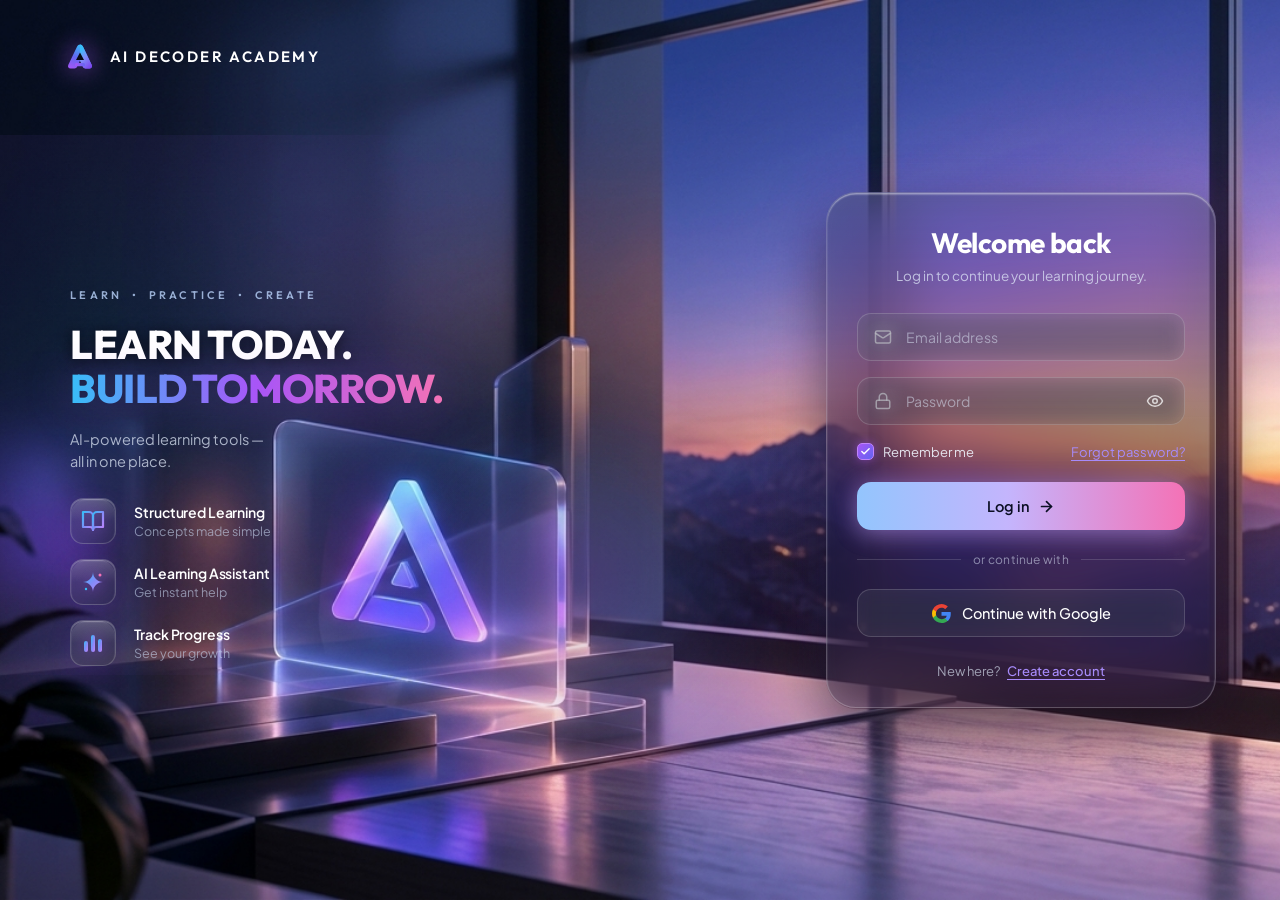
<file: index.html>
<!DOCTYPE html>
<html lang="en">
<head>
  <meta charset="UTF-8">
  <meta name="viewport" content="width=device-width, initial-scale=1.0, maximum-scale=1.0, user-scalable=no, viewport-fit=cover">
  <meta name="description" content="AI Decoder Academy — Cinematic Login. AI-powered learning tools all in one place.">
  <title>AI Decoder Academy — Log In</title>
  
  <link rel="preconnect" href="https://fonts.googleapis.com">
  <link rel="preconnect" href="https://fonts.gstatic.com" crossorigin>
  <link href="https://fonts.googleapis.com/css2?family=Outfit:wght@400;500;600;700;800&family=Plus+Jakarta+Sans:wght@400;500;600;700&display=swap" rel="stylesheet">
  
  <link rel="stylesheet" href="style.css">
</head>
<body>

  <!-- Hidden SVG Gradients & Shared Filters -->
  <svg style="position: absolute; width: 0; height: 0; overflow: hidden;" aria-hidden="true">
    <defs>
      <linearGradient id="iconGradient" x1="0%" y1="0%" x2="100%" y2="100%">
        <stop offset="0%" stop-color="#38bdf8" />
        <stop offset="50%" stop-color="#818cf8" />
        <stop offset="100%" stop-color="#c084fc" />
      </linearGradient>
      <linearGradient id="logoLeftGrad" x1="0%" y1="100%" x2="50%" y2="0%">
        <stop offset="0%" stop-color="#a855f7" />
        <stop offset="50%" stop-color="#6366f1" />
        <stop offset="100%" stop-color="#38bdf8" />
      </linearGradient>
      <linearGradient id="logoRightGrad" x1="50%" y1="0%" x2="100%" y2="100%">
        <stop offset="0%" stop-color="#38bdf8" />
        <stop offset="40%" stop-color="#818cf8" />
        <stop offset="100%" stop-color="#7c3aed" />
      </linearGradient>
      <linearGradient id="logoBarGrad" x1="0%" y1="0%" x2="100%" y2="0%">
        <stop offset="0%" stop-color="#a855f7" />
        <stop offset="100%" stop-color="#6366f1" />
      </linearGradient>
    </defs>
  </svg>

  <main class="app-container" id="mainContainer">
    <!-- Ambient glow overlays for depth -->
    <div class="ambient-glow ambient-left-blue"></div>
    <div class="ambient-glow ambient-center-purple"></div>
    <div class="ambient-glow ambient-right-warm"></div>

    <!-- Top-Left Branding (Desktop) -->
    <header class="brand-header" id="brandHeader">
      <div class="brand-logo-icon">
        <svg viewBox="0 0 64 64" width="100%" height="100%" fill="none" xmlns="http://www.w3.org/2000/svg">
          <path d="M32 7 C34.5 7 36.5 8.5 37.8 11 L55.5 48 C57.2 51.5 54.5 55 50.8 55 L43 55 C40.8 55 38.8 53.6 37.8 51.5 L32 39 L26.2 51.5 C25.2 53.6 23.2 55 21 55 L13.2 55 C9.5 55 6.8 51.5 8.5 48 L26.2 11 C27.5 8.5 29.5 7 32 7 Z" fill="url(#logoLeftGrad)" />
          <path d="M32 7 C34.5 7 36.5 8.5 37.8 11 L55.5 48 C57.2 51.5 54.5 55 50.8 55 L43 55 C40.8 55 38.8 53.6 37.8 51.5 L32 39 Z" fill="url(#logoRightGrad)" />
          <polygon points="32,23 24,38 40,38" fill="#070913" />
          <rect x="22" y="44" width="20" height="6.5" rx="3.25" fill="url(#logoBarGrad)" />
        </svg>
      </div>
      <span class="brand-text">AI DECODER ACADEMY</span>
    </header>

    <!-- Main Viewport Layout Wrapper -->
    <div class="main-content-wrapper">
      
      <!-- ========================================== -->
      <!-- MOBILE SPECIFIC HEADER & HERO SEQUENCE     -->
      <!-- ========================================== -->
      <div class="mobile-top-brand">
        <div class="mobile-brand-icon">
          <svg viewBox="0 0 64 64" width="100%" height="100%" fill="none">
            <path d="M32 7 C34.5 7 36.5 8.5 37.8 11 L55.5 48 C57.2 51.5 54.5 55 50.8 55 L43 55 C40.8 55 38.8 53.6 37.8 51.5 L32 39 L26.2 51.5 C25.2 53.6 23.2 55 21 55 L13.2 55 C9.5 55 6.8 51.5 8.5 48 L26.2 11 C27.5 8.5 29.5 7 32 7 Z" fill="url(#logoLeftGrad)" />
            <polygon points="32,23 24,38 40,38" fill="#070913" />
            <rect x="22" y="44" width="20" height="6.5" rx="3.25" fill="url(#logoBarGrad)" />
          </svg>
        </div>
        <span class="mobile-brand-text">AI DECODER ACADEMY</span>
      </div>

      <div class="mobile-hero-block">
        <span class="mobile-eyebrow">LEARN &bull; PRACTICE &bull; CREATE</span>
        <h1 class="mobile-headline">
          <span class="headline-white">LEARN TODAY.</span>
          <span class="headline-gradient">BUILD TOMORROW.</span>
        </h1>
        <p class="mobile-subtext">AI-powered learning tools — all in one place.</p>
      </div>

      <!-- Mobile 3-Column Compact Features -->
      <div class="mobile-features-row">
        <div class="mobile-feature-col">
          <div class="mobile-feature-icon-box">
            <svg viewBox="0 0 24 24" fill="none" stroke="url(#iconGradient)" stroke-width="2.2" stroke-linecap="round" stroke-linejoin="round">
              <path d="M2 3h6a4 4 0 0 1 4 4v14a3 3 0 0 0-3-3H2z"/>
              <path d="M22 3h-6a4 4 0 0 0-4 4v14a3 3 0 0 1 3-3h7z"/>
            </svg>
          </div>
          <span class="mobile-feature-label">Structured<br>Learning</span>
        </div>
        <div class="mobile-feature-col">
          <div class="mobile-feature-icon-box">
            <svg viewBox="0 0 24 24" fill="url(#iconGradient)">
              <path d="M12 2C12 7.5 7.5 12 2 12C7.5 12 12 16.5 12 22C12 16.5 16.5 12 22 12C16.5 12 12 7.5 12 2Z"/>
              <circle cx="19" cy="5" r="1.5" fill="#f472b6"/>
              <circle cx="5" cy="19" r="1.2" fill="#38bdf8"/>
            </svg>
          </div>
          <span class="mobile-feature-label">AI Learning<br>Assistant</span>
        </div>
        <div class="mobile-feature-col">
          <div class="mobile-feature-icon-box">
            <svg viewBox="0 0 24 24" fill="url(#iconGradient)">
              <rect x="3" y="10" width="4" height="11" rx="2"/>
              <rect x="10" y="4" width="4" height="17" rx="2"/>
              <rect x="17" y="8" width="4" height="13" rx="2"/>
            </svg>
          </div>
          <span class="mobile-feature-label">Track<br>Progress</span>
        </div>
      </div>

      <!-- Mobile Glowing Glass Visual Badge -->
      <div class="mobile-glass-visual">
        <div class="mobile-glass-visual-badge">
          <svg viewBox="0 0 64 64" fill="none">
            <path d="M32 7 C34.5 7 36.5 8.5 37.8 11 L55.5 48 C57.2 51.5 54.5 55 50.8 55 L43 55 C40.8 55 38.8 53.6 37.8 51.5 L32 39 L26.2 51.5 C25.2 53.6 23.2 55 21 55 L13.2 55 C9.5 55 6.8 51.5 8.5 48 L26.2 11 C27.5 8.5 29.5 7 32 7 Z" fill="url(#logoLeftGrad)" />
            <polygon points="32,23 24,38 40,38" fill="#070913" />
            <rect x="22" y="44" width="20" height="6.5" rx="3.25" fill="url(#logoBarGrad)" />
          </svg>
          <span class="mobile-glass-badge-text">AI DECODER STUDIO</span>
        </div>
      </div>

      <!-- ========================================== -->
      <!-- DESKTOP LEFT SECTION (HERO & FEATURES)     -->
      <!-- ========================================== -->
      <section class="left-section" aria-label="Hero Introduction">
        <div class="eyebrow-tag">LEARN &nbsp;&bull;&nbsp; PRACTICE &nbsp;&bull;&nbsp; CREATE</div>
        
        <h1 class="main-headline">
          <span class="headline-white">LEARN TODAY.</span>
          <span class="headline-gradient">BUILD TOMORROW.</span>
        </h1>
        
        <p class="hero-description">
          AI-powered learning tools &mdash;<br>all in one place.
        </p>

        <div class="feature-list">
          <!-- Feature 1: Structured Learning -->
          <div class="feature-item">
            <div class="feature-icon-glass" aria-hidden="true">
              <svg class="feature-svg-icon" viewBox="0 0 24 24" fill="none" stroke="url(#iconGradient)" stroke-width="2.2" stroke-linecap="round" stroke-linejoin="round">
                <path d="M2 3h6a4 4 0 0 1 4 4v14a3 3 0 0 0-3-3H2z"/>
                <path d="M22 3h-6a4 4 0 0 0-4 4v14a3 3 0 0 1 3-3h7z"/>
              </svg>
            </div>
            <div class="feature-text-block">
              <div class="feature-title">Structured Learning</div>
              <div class="feature-desc">Concepts made simple</div>
            </div>
          </div>

          <!-- Feature 2: AI Learning Assistant -->
          <div class="feature-item">
            <div class="feature-icon-glass" aria-hidden="true">
              <svg class="feature-svg-icon" viewBox="0 0 24 24" fill="url(#iconGradient)">
                <path d="M12 2C12 7.5 7.5 12 2 12C7.5 12 12 16.5 12 22C12 16.5 16.5 12 22 12C16.5 12 12 7.5 12 2Z"/>
                <circle cx="19" cy="5" r="1.5" fill="#f472b6"/>
                <circle cx="5" cy="19" r="1.2" fill="#38bdf8"/>
              </svg>
            </div>
            <div class="feature-text-block">
              <div class="feature-title">AI Learning Assistant</div>
              <div class="feature-desc">Get instant help</div>
            </div>
          </div>

          <!-- Feature 3: Track Progress -->
          <div class="feature-item">
            <div class="feature-icon-glass" aria-hidden="true">
              <svg class="feature-svg-icon" viewBox="0 0 24 24" fill="url(#iconGradient)">
                <rect x="3" y="10" width="4" height="11" rx="2"/>
                <rect x="10" y="4" width="4" height="17" rx="2"/>
                <rect x="17" y="8" width="4" height="13" rx="2"/>
              </svg>
            </div>
            <div class="feature-text-block">
              <div class="feature-title">Track Progress</div>
              <div class="feature-desc">See your growth</div>
            </div>
          </div>
        </div>
      </section>

      <!-- Center Ambient Light Bloom (Complementing the 3D Glass Sculpture) -->
      <div class="center-decorative-zone" aria-hidden="true">
        <div class="center-light-bloom"></div>
      </div>

      <!-- ========================================== -->
      <!-- RIGHT SECTION: GLASSMORPHIC LOGIN CARD     -->
      <!-- ========================================== -->
      <section class="right-section" aria-label="Sign In Portal">
        <div class="login-glass-card" id="loginCard">
          
          <div class="card-header">
            <h2 class="card-title">Welcome back</h2>
            <p class="card-subtitle">Log in to continue your learning journey.</p>
          </div>

          <form class="login-form" id="loginForm" novalidate>
            
            <!-- Email Input -->
            <div class="input-group">
              <span class="input-icon-left" aria-hidden="true">
                <svg viewBox="0 0 24 24" width="18" height="18" fill="none" stroke="currentColor" stroke-width="2" stroke-linecap="round" stroke-linejoin="round">
                  <rect x="2" y="4" width="20" height="16" rx="2"/>
                  <path d="m22 7-8.97 5.7a1.94 1.94 0 0 1-2.06 0L2 7"/>
                </svg>
              </span>
              <input 
                type="email" 
                id="emailInput" 
                name="email" 
                class="glass-input" 
                placeholder="Email address" 
                required 
                autocomplete="email"
                aria-label="Email address"
              >
            </div>

            <!-- Password Input -->
            <div class="input-group">
              <span class="input-icon-left" aria-hidden="true">
                <svg viewBox="0 0 24 24" width="18" height="18" fill="none" stroke="currentColor" stroke-width="2" stroke-linecap="round" stroke-linejoin="round">
                  <rect x="3" y="11" width="18" height="11" rx="2" ry="2"/>
                  <path d="M7 11V7a5 5 0 0 1 10 0v4"/>
                </svg>
              </span>
              <input 
                type="password" 
                id="passwordInput" 
                name="password" 
                class="glass-input" 
                placeholder="Password" 
                required 
                autocomplete="current-password"
                aria-label="Password"
              >
              <button type="button" class="input-toggle-right" id="togglePasswordBtn" aria-label="Toggle password visibility">
                <!-- Eye Open Icon -->
                <svg id="eyeOpenIcon" viewBox="0 0 24 24" width="18" height="18" fill="none" stroke="currentColor" stroke-width="2" stroke-linecap="round" stroke-linejoin="round">
                  <path d="M2 12s3-7 10-7 10 7 10 7-3 7-10 7-10-7-10-7Z"/>
                  <circle cx="12" cy="12" r="3"/>
                </svg>
                <!-- Eye Slash Icon (hidden initially) -->
                <svg id="eyeSlashIcon" style="display:none;" viewBox="0 0 24 24" width="18" height="18" fill="none" stroke="currentColor" stroke-width="2" stroke-linecap="round" stroke-linejoin="round">
                  <path d="M9.88 9.88a3 3 0 1 0 4.24 4.24"/>
                  <path d="M10.73 5.08A10.43 10.43 0 0 1 12 5c7 0 10 7 10 7a13.16 13.16 0 0 1-1.67 2.68"/>
                  <path d="M6.61 6.61A13.526 13.526 0 0 0 2 12s3 7 10 7a9.74 9.74 0 0 0 5.39-1.61"/>
                  <line x1="2" y1="2" x2="22" y2="22"/>
                </svg>
              </button>
            </div>

            <!-- Remember me & Forgot password row -->
            <div class="form-options-row">
              <label class="checkbox-label" for="rememberMe">
                <input type="checkbox" id="rememberMe" name="rememberMe" checked class="custom-checkbox-input">
                <span class="custom-checkbox-box" aria-hidden="true">
                  <svg viewBox="0 0 24 24" fill="none" stroke="currentColor" stroke-linecap="round" stroke-linejoin="round">
                    <polyline points="20 6 9 17 4 12"/>
                  </svg>
                </span>
                <span>Remember me</span>
              </label>

              <a href="javascript:void(0)" class="forgot-link" id="forgotPasswordBtn">Forgot password?</a>
            </div>

            <!-- Login Submit CTA Button -->
            <button type="submit" class="login-submit-btn" id="loginBtn">
              <span class="btn-text-content">Log in</span>
              <svg class="btn-arrow-icon" viewBox="0 0 24 24" fill="none" stroke="currentColor" stroke-width="2.4" stroke-linecap="round" stroke-linejoin="round">
                <line x1="5" y1="12" x2="19" y2="12"/>
                <polyline points="12 5 19 12 12 19"/>
              </svg>
              <div class="spinner-icon"></div>
            </button>

            <!-- Divider -->
            <div class="card-divider" aria-hidden="true">
              <div class="divider-line"></div>
              <span class="divider-text">or continue with</span>
              <div class="divider-line"></div>
            </div>

            <!-- Continue with Google Button -->
            <button type="button" class="google-auth-btn" id="googleBtn">
              <svg class="google-icon-svg" viewBox="0 0 24 24" xmlns="http://www.w3.org/2000/svg">
                <path fill="#4285F4" d="M23.745 12.27c0-.7-.06-1.4-.19-2.07H12v4.51h6.6c-.29 1.52-1.14 2.82-2.4 3.68v3.05h3.88c2.27-2.09 3.66-5.17 3.66-9.17z"/>
                <path fill="#34A853" d="M12 24c3.24 0 5.95-1.08 7.93-2.91l-3.88-3.05c-1.08.72-2.45 1.16-4.05 1.16-3.12 0-5.77-2.1-6.72-4.93H1.25v3.15C3.26 21.36 7.34 24 12 24z"/>
                <path fill="#FBBC05" d="M5.28 14.27c-.25-.72-.38-1.49-.38-2.27s.13-1.55.38-2.27V6.58H1.25C.45 8.16 0 9.99 0 12s.45 3.84 1.25 5.42l4.03-3.15z"/>
                <path fill="#EA4335" d="M12 4.75c1.77 0 3.35.61 4.6 1.8l3.42-3.42C17.95 1.19 15.24 0 12 0 7.34 0 3.26 2.64 1.25 6.58l4.03 3.15c.95-2.83 3.6-4.98 6.72-4.98z"/>
              </svg>
              <span>Continue with Google</span>
            </button>

            <!-- Card Footer -->
            <div class="card-footer-text">
              <span>New here?</span>
              <a href="javascript:void(0)" class="create-account-link" id="createAccountBtn">Create account</a>
            </div>


          </form>
        </div>
      </section>

    </div>
  </main>

  <!-- Interactive Feedback Toast -->
  <div class="feedback-toast" id="feedbackToast" role="alert" aria-live="assertive">
    <span id="toastIcon"></span>
    <span id="toastMessage">Feedback message</span>
  </div>

  <!-- Forgot Password Glass Modal -->
  <div class="modal-overlay" id="forgotModal">
    <div class="modal-glass-card">
      <button class="modal-close-btn" id="closeForgotModal" aria-label="Close dialog">
        <svg viewBox="0 0 24 24" width="20" height="20" fill="none" stroke="currentColor" stroke-width="2">
          <line x1="18" y1="6" x2="6" y2="18"/>
          <line x1="6" y1="6" x2="18" y2="18"/>
        </svg>
      </button>
      <div class="card-header" style="text-align: left; margin-bottom: 20px;">
        <h2 class="card-title" style="font-size: 22px;">Reset Password</h2>
        <p class="card-subtitle">Enter your registered email address to receive password recovery instructions.</p>
      </div>
      <form id="forgotForm" class="login-form">
        <div class="input-group">
          <span class="input-icon-left">
            <svg viewBox="0 0 24 24" width="18" height="18" fill="none" stroke="currentColor" stroke-width="2">
              <rect x="2" y="4" width="20" height="16" rx="2"/>
              <path d="m22 7-8.97 5.7a1.94 1.94 0 0 1-2.06 0L2 7"/>
            </svg>
          </span>
          <input type="email" id="resetEmailInput" class="glass-input" placeholder="Registered email address" required>
        </div>
        <button type="submit" class="login-submit-btn" style="margin-top: 10px;">
          <span>Send Recovery Link</span>
        </button>
      </form>
    </div>
  </div>

  <!-- Create Account Glass Modal -->
  <div class="modal-overlay" id="registerModal">
    <div class="modal-glass-card">
      <button class="modal-close-btn" id="closeRegisterModal" aria-label="Close dialog">
        <svg viewBox="0 0 24 24" width="20" height="20" fill="none" stroke="currentColor" stroke-width="2">
          <line x1="18" y1="6" x2="6" y2="18"/>
          <line x1="6" y1="6" x2="18" y2="18"/>
        </svg>
      </button>
      <div class="card-header" style="text-align: left; margin-bottom: 20px;">
        <h2 class="card-title" style="font-size: 22px;">Create Account</h2>
        <p class="card-subtitle">Join AI Decoder Academy and empower your classroom.</p>
      </div>
      <form id="registerForm" class="login-form">
        <div class="input-group">
          <span class="input-icon-left">
            <svg viewBox="0 0 24 24" width="18" height="18" fill="none" stroke="currentColor" stroke-width="2">
              <path d="M20 21v-2a4 4 0 0 0-4-4H8a4 4 0 0 0-4 4v2"/>
              <circle cx="12" cy="7" r="4"/>
            </svg>
          </span>
          <input type="text" id="regNameInput" class="glass-input" placeholder="Full name" required>
        </div>
        <div class="input-group">
          <span class="input-icon-left">
            <svg viewBox="0 0 24 24" width="18" height="18" fill="none" stroke="currentColor" stroke-width="2">
              <rect x="2" y="4" width="20" height="16" rx="2"/>
              <path d="m22 7-8.97 5.7a1.94 1.94 0 0 1-2.06 0L2 7"/>
            </svg>
          </span>
          <input type="email" id="regEmailInput" class="glass-input" placeholder="Email address" required>
        </div>
        <div class="input-group">
          <span class="input-icon-left">
            <svg viewBox="0 0 24 24" width="18" height="18" fill="none" stroke="currentColor" stroke-width="2">
              <rect x="3" y="11" width="18" height="11" rx="2" ry="2"/>
              <path d="M7 11V7a5 5 0 0 1 10 0v4"/>
            </svg>
          </span>
          <input type="password" id="regPasswordInput" class="glass-input" placeholder="Create strong password" required>
        </div>
        <button type="submit" class="login-submit-btn" style="margin-top: 10px;">
          <span>Get Started</span>
        </button>
      </form>
    </div>
  </div>

  <script src="script.js"></script>
</body>
</html>
</file>
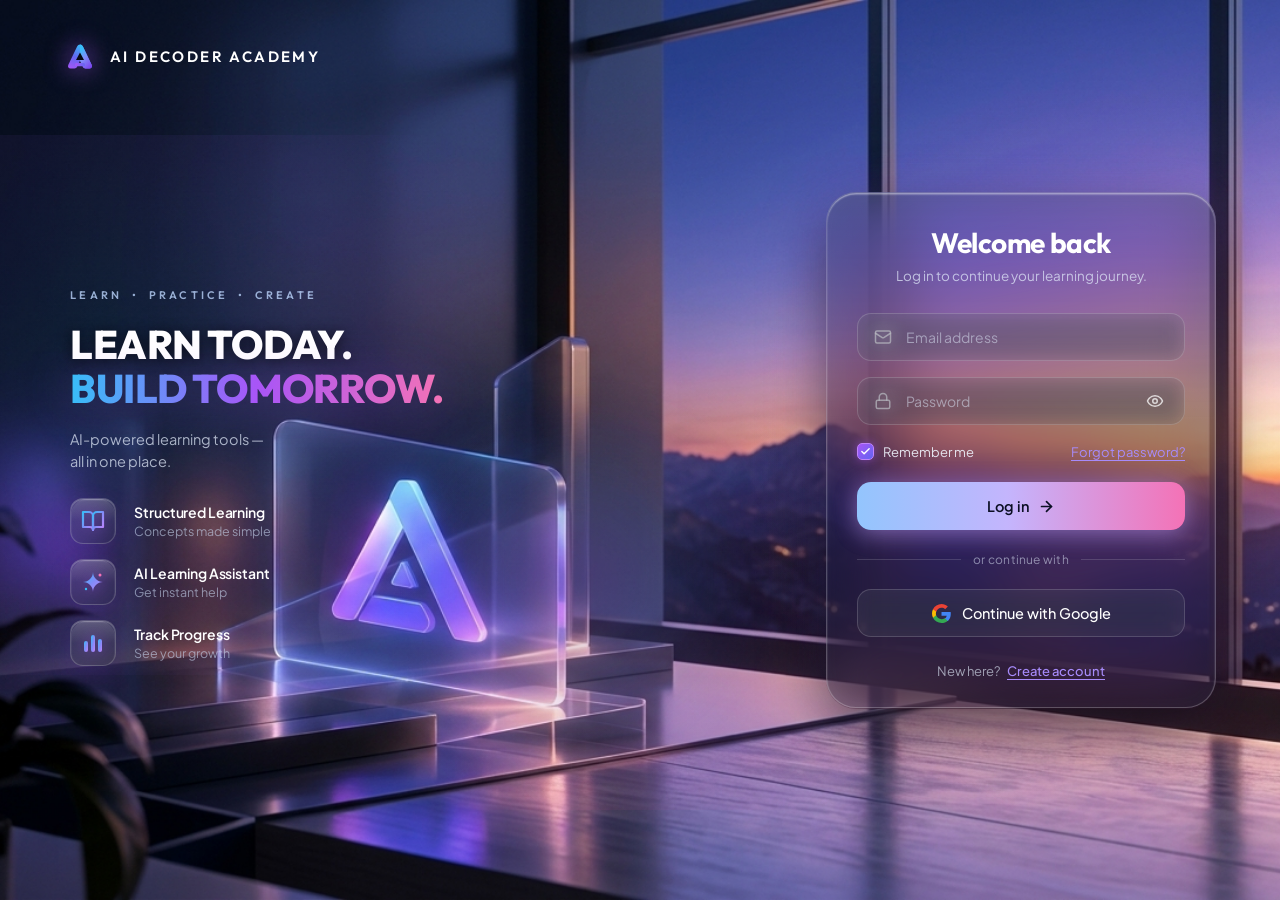
<file: notes-login-page/index.html>
﻿<!DOCTYPE html>
<html>
<head>
  <meta charset="utf-8">
  <title>Redirecting...</title>
  <meta http-equiv="refresh" content="0; url=../teacher-onboarding/">
  <script>window.location.replace('../teacher-onboarding/');</script>
</head>
<body>
  <p>Redirecting to <a href="../teacher-onboarding/">Teacher Onboarding</a>...</p>
</body>
</html>
</file>
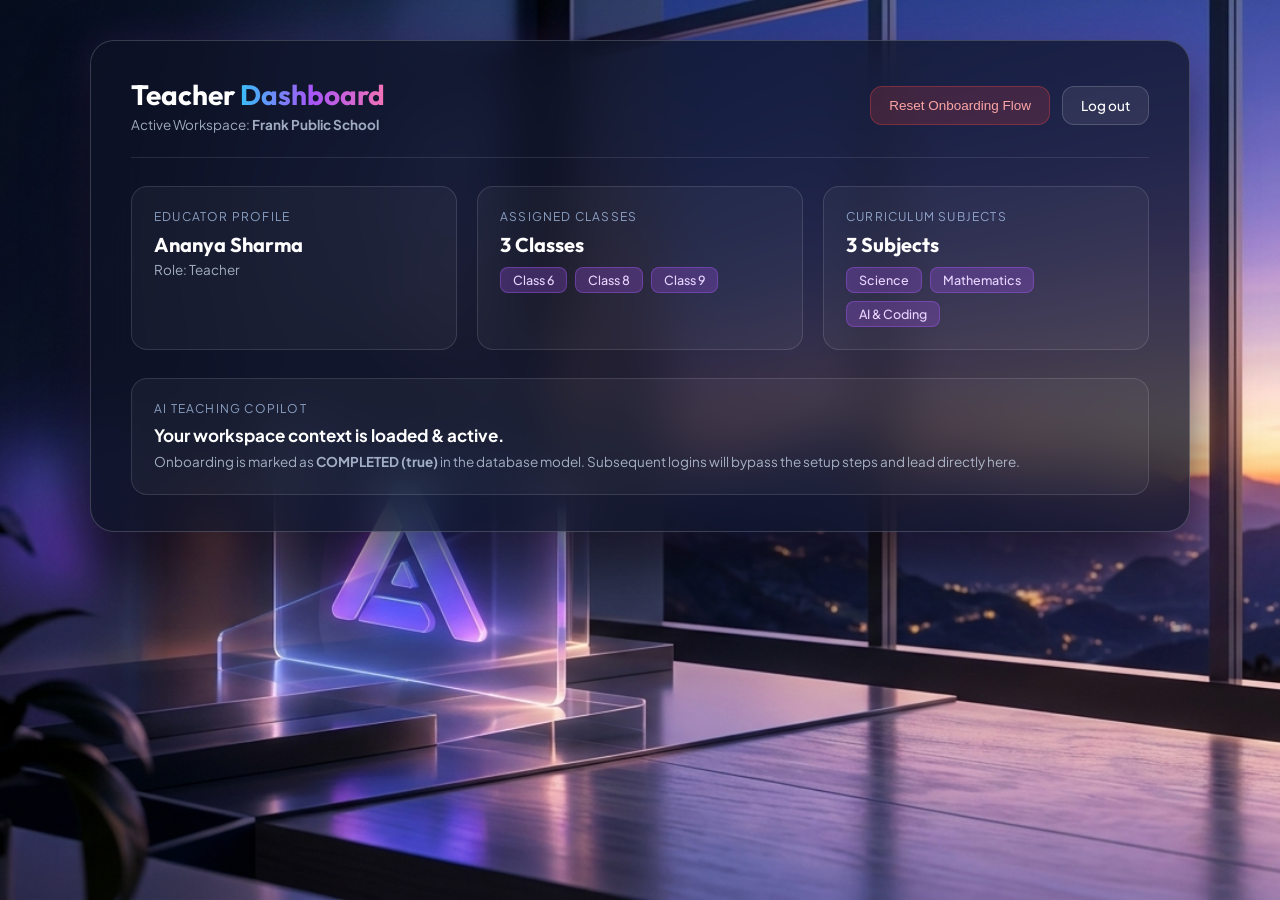
<file: dashboard.html>
<!DOCTYPE html>
<html lang="en">
<head>
  <meta charset="UTF-8">
  <meta name="viewport" content="width=device-width, initial-scale=1.0">
  <title>Teacher Dashboard — AI DECODER ACADEMY</title>
  
  <link rel="preconnect" href="https://fonts.googleapis.com">
  <link rel="preconnect" href="https://fonts.gstatic.com" crossorigin>
  <link href="https://fonts.googleapis.com/css2?family=Outfit:wght@400;500;600;700;800&family=Plus+Jakarta+Sans:wght@400;500;600;700&display=swap" rel="stylesheet">
  
  <style>
    :root {
      --font-primary: 'Plus Jakarta Sans', sans-serif;
      --font-heading: 'Outfit', sans-serif;
      --bg-dark: #060814;
      --gradient-headline: linear-gradient(90deg, #38bdf8 0%, #a855f7 50%, #f472b6 100%);
    }

    * { box-sizing: border-box; margin: 0; padding: 0; }

    body {
      width: 100vw;
      min-height: 100vh;
      font-family: var(--font-primary);
      background-color: var(--bg-dark);
      background-image: url('assets/bg.jpg');
      background-size: cover;
      background-position: center;
      background-attachment: fixed;
      color: #ffffff;
      padding: 40px 5vw;
    }

    .dash-container {
      max-width: 1100px;
      margin: 0 auto;
      background: rgba(14, 18, 38, 0.75);
      border: 1px solid rgba(255, 255, 255, 0.18);
      border-radius: 24px;
      backdrop-filter: blur(28px);
      -webkit-backdrop-filter: blur(28px);
      box-shadow: 0 25px 60px rgba(0, 0, 0, 0.6), 0 0 40px rgba(168, 85, 247, 0.15);
      padding: 36px 40px;
    }

    .dash-header {
      display: flex;
      justify-content: space-between;
      align-items: center;
      border-bottom: 1px solid rgba(255, 255, 255, 0.1);
      padding-bottom: 24px;
      margin-bottom: 28px;
    }

    .dash-title {
      font-family: var(--font-heading);
      font-size: 28px;
      font-weight: 700;
    }

    .dash-gradient-text {
      background: var(--gradient-headline);
      -webkit-background-clip: text;
      -webkit-text-fill-color: transparent;
    }

    .dash-meta {
      font-size: 13.5px;
      color: rgba(220, 235, 255, 0.7);
      margin-top: 4px;
    }

    .dash-actions {
      display: flex;
      gap: 12px;
    }

    .btn-secondary {
      background: rgba(255, 255, 255, 0.08);
      border: 1px solid rgba(255, 255, 255, 0.16);
      color: #ffffff;
      padding: 10px 18px;
      border-radius: 12px;
      cursor: pointer;
      font-size: 13.5px;
      font-weight: 500;
      transition: all 0.2s ease;
      text-decoration: none;
    }

    .btn-secondary:hover {
      background: rgba(255, 255, 255, 0.14);
    }

    .btn-danger {
      background: rgba(239, 68, 68, 0.18);
      border: 1px solid rgba(239, 68, 68, 0.35);
      color: #fca5a5;
    }

    .btn-danger:hover {
      background: rgba(239, 68, 68, 0.3);
    }

    .cards-grid {
      display: grid;
      grid-template-columns: repeat(auto-fit, minmax(280px, 1fr));
      gap: 20px;
      margin-bottom: 28px;
    }

    .info-card {
      background: rgba(255, 255, 255, 0.04);
      border: 1px solid rgba(255, 255, 255, 0.12);
      border-radius: 16px;
      padding: 22px;
    }

    .info-card-label {
      font-size: 12px;
      text-transform: uppercase;
      letter-spacing: 0.1em;
      color: rgba(186, 215, 255, 0.7);
      margin-bottom: 8px;
    }

    .info-card-value {
      font-size: 20px;
      font-weight: 700;
      color: #ffffff;
      font-family: var(--font-heading);
    }

    .badge-list {
      display: flex;
      flex-wrap: wrap;
      gap: 8px;
      margin-top: 10px;
    }

    .dash-badge {
      background: rgba(168, 85, 247, 0.25);
      border: 1px solid rgba(168, 85, 247, 0.4);
      color: #e9d5ff;
      padding: 4px 12px;
      border-radius: 8px;
      font-size: 12.5px;
      font-weight: 500;
    }
  </style>
</head>
<body>

  <div class="dash-container">
    <div class="dash-header">
      <div>
        <h1 class="dash-title">Teacher <span class="dash-gradient-text">Dashboard</span></h1>
        <p class="dash-meta">Active Workspace: <strong id="dashWorkspaceName">Frank Public School</strong></p>
      </div>
      <div class="dash-actions">
        <button class="btn-secondary btn-danger" id="resetDemoBtn">Reset Onboarding Flow</button>
        <a href="index.html" class="btn-secondary" id="logoutBtn">Log out</a>
      </div>
    </div>

    <div class="cards-grid">
      <div class="info-card">
        <div class="info-card-label">Educator Profile</div>
        <div class="info-card-value" id="dashTeacherName">Ananya Sharma</div>
        <p class="dash-meta" style="margin-top: 4px;" id="dashTeacherRole">Role: Teacher</p>
      </div>

      <div class="info-card">
        <div class="info-card-label">Assigned Classes</div>
        <div class="info-card-value" id="dashClassCount">3 Classes</div>
        <div class="badge-list" id="dashClassBadges">
          <span class="dash-badge">Class 6</span>
          <span class="dash-badge">Class 8</span>
          <span class="dash-badge">Class 9</span>
        </div>
      </div>

      <div class="info-card">
        <div class="info-card-label">Curriculum Subjects</div>
        <div class="info-card-value" id="dashSubjectCount">3 Subjects</div>
        <div class="badge-list" id="dashSubjectBadges">
          <span class="dash-badge">Science</span>
          <span class="dash-badge">Mathematics</span>
          <span class="dash-badge">AI & Coding</span>
        </div>
      </div>
    </div>

    <div class="info-card" style="margin-top: 20px;">
      <div class="info-card-label">AI Teaching Copilot</div>
      <h3 style="margin-top: 6px; font-size: 17px;">Your workspace context is loaded & active.</h3>
      <p style="color: rgba(220, 235, 255, 0.7); font-size: 13.5px; line-height: 1.5; margin-top: 6px;">
        Onboarding is marked as <strong>COMPLETED (true)</strong> in the database model. Subsequent logins will bypass the setup steps and lead directly here.
      </p>
    </div>
  </div>

  <script>
    document.addEventListener('DOMContentLoaded', () => {
      const dataStr = localStorage.getItem('aida_teacher_profile');
      if (dataStr) {
        try {
          const data = JSON.parse(dataStr);
          if (data.workspaceName) document.getElementById('dashWorkspaceName').textContent = data.workspaceName;
          if (data.fullName) document.getElementById('dashTeacherName').textContent = data.fullName;
          if (data.role) document.getElementById('dashTeacherRole').textContent = 'Role: ' + data.role;
          
          if (data.classes && data.classes.length > 0) {
            document.getElementById('dashClassCount').textContent = data.classes.length + ' Classes';
            document.getElementById('dashClassBadges').innerHTML = data.classes.map(c => `<span class="dash-badge">${c}</span>`).join('');
          }
          
          if (data.subjects && data.subjects.length > 0) {
            document.getElementById('dashSubjectCount').textContent = data.subjects.length + ' Subjects';
            document.getElementById('dashSubjectBadges').innerHTML = data.subjects.map(s => `<span class="dash-badge">${s}</span>`).join('');
          }
        } catch (e) {
          console.error(e);
        }
      }

      // Reset Demo Button (allows testing onboarding again anytime)
      document.getElementById('resetDemoBtn').addEventListener('click', () => {
        localStorage.removeItem('aida_onboarding_completed');
        localStorage.removeItem('aida_onboarding_step');
        window.location.href = 'onboarding.html';
      });
    });
  </script>
</body>
</html>
</file>
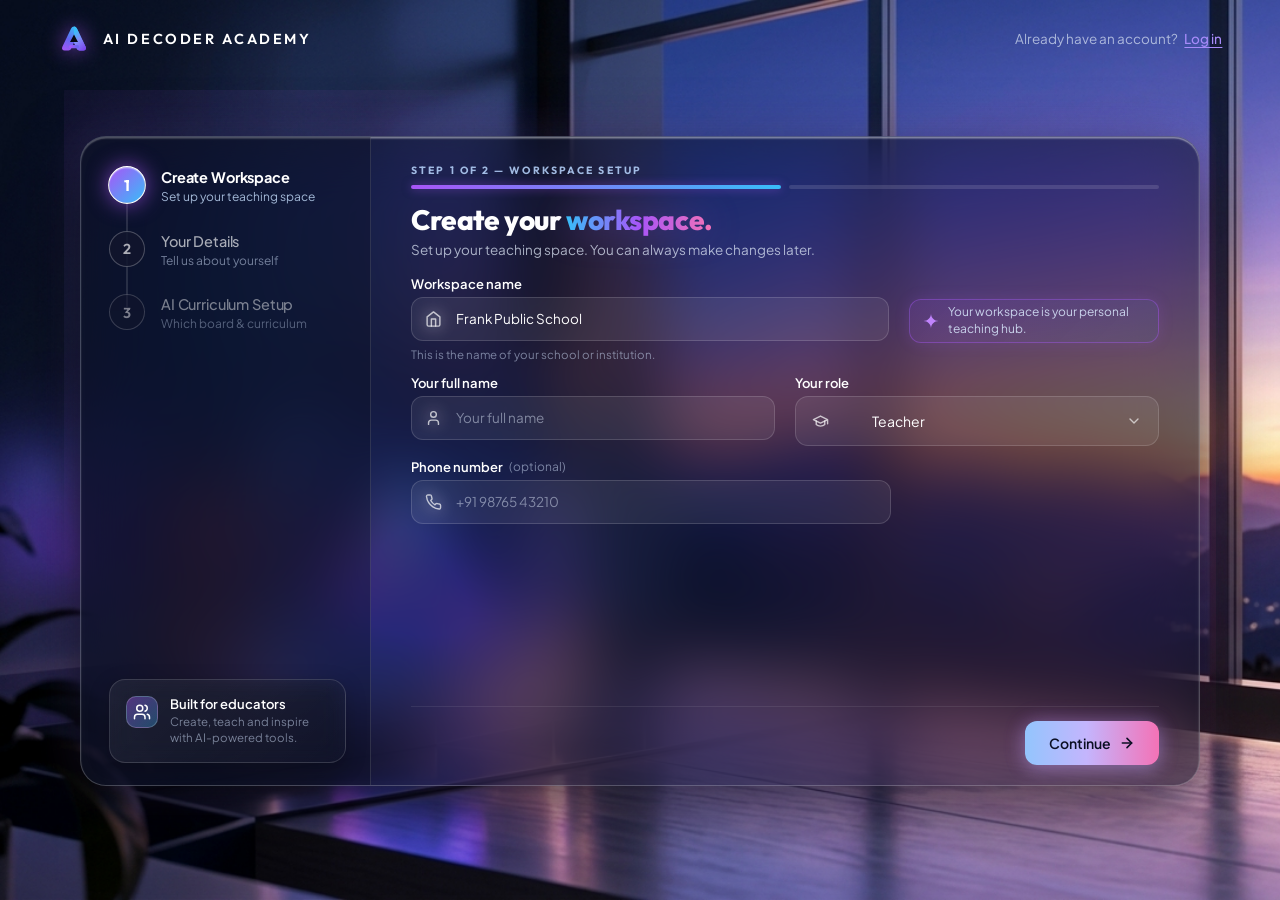
<file: onboarding.html>
<!DOCTYPE html>
<html lang="en">
<head>
  <meta charset="UTF-8">
  <meta name="viewport" content="width=device-width, initial-scale=1.0, viewport-fit=cover">
  <meta name="description" content="AI Decoder Academy — Teacher Onboarding & Workspace Setup">
  <title>Teacher Onboarding — AI Decoder Academy</title>
  
  <link rel="preconnect" href="https://fonts.googleapis.com">
  <link rel="preconnect" href="https://fonts.gstatic.com" crossorigin>
  <link href="https://fonts.googleapis.com/css2?family=Outfit:wght@400;500;600;700;800&family=Plus+Jakarta+Sans:wght@400;500;600;700&display=swap" rel="stylesheet">
  
  <link rel="stylesheet" href="onboarding.css">
</head>
<body>

  <!-- Shared SVG Definitions -->
  <svg style="position: absolute; width: 0; height: 0; overflow: hidden;" aria-hidden="true">
    <defs>
      <linearGradient id="logoLeftGrad" x1="0%" y1="100%" x2="50%" y2="0%">
        <stop offset="0%" stop-color="#a855f7" />
        <stop offset="50%" stop-color="#6366f1" />
        <stop offset="100%" stop-color="#38bdf8" />
      </linearGradient>
      <linearGradient id="logoRightGrad" x1="50%" y1="0%" x2="100%" y2="100%">
        <stop offset="0%" stop-color="#38bdf8" />
        <stop offset="40%" stop-color="#818cf8" />
        <stop offset="100%" stop-color="#7c3aed" />
      </linearGradient>
      <linearGradient id="logoBarGrad" x1="0%" y1="0%" x2="100%" y2="0%">
        <stop offset="0%" stop-color="#a855f7" />
        <stop offset="100%" stop-color="#6366f1" />
      </linearGradient>
    </defs>
  </svg>

  <main class="onboard-viewport">
    <!-- Ambient Depth Lighting Overlays -->
    <div class="ambient-glow ambient-left-blue"></div>
    <div class="ambient-glow ambient-right-sunset"></div>

    <!-- Top Header Bar (Branding & Account Link) -->
    <header class="onboard-top-bar">
      <a href="index.html" class="onboard-brand" aria-label="Go to login page">
        <div class="onboard-brand-logo">
          <svg viewBox="0 0 64 64" width="100%" height="100%" fill="none" xmlns="http://www.w3.org/2000/svg">
            <path d="M32 7 C34.5 7 36.5 8.5 37.8 11 L55.5 48 C57.2 51.5 54.5 55 50.8 55 L43 55 C40.8 55 38.8 53.6 37.8 51.5 L32 39 L26.2 51.5 C25.2 53.6 23.2 55 21 55 L13.2 55 C9.5 55 6.8 51.5 8.5 48 L26.2 11 C27.5 8.5 29.5 7 32 7 Z" fill="url(#logoLeftGrad)" />
            <path d="M32 7 C34.5 7 36.5 8.5 37.8 11 L55.5 48 C57.2 51.5 54.5 55 50.8 55 L43 55 C40.8 55 38.8 53.6 37.8 51.5 L32 39 Z" fill="url(#logoRightGrad)" />
            <polygon points="32,23 24,38 40,38" fill="#070913" />
            <rect x="22" y="44" width="20" height="6.5" rx="3.25" fill="url(#logoBarGrad)" />
          </svg>
        </div>
        <span class="onboard-brand-text">AI DECODER ACADEMY</span>
      </a>

      <div class="top-account-link">
        <span>Already have an account?</span>
        <a href="index.html" id="topLoginLink">Log in</a>
      </div>
    </header>

    <!-- Main Glass Onboarding Container -->
    <div class="onboard-main-container">
      
      <!-- ========================================== -->
      <!-- LEFT SIDEBAR (25-27%)                      -->
      <!-- ========================================== -->
      <aside class="onboard-sidebar">
        
        <div class="sidebar-steps-wrapper">
          <div class="steps-connector-line"></div>

          <!-- Step 1 Navigation -->
          <div class="step-nav-item is-active" id="stepNavItem1" data-step="1">
            <div class="step-nav-circle">1</div>
            <div class="step-nav-text">
              <span class="step-nav-title">Create Workspace</span>
              <span class="step-nav-desc">Set up your teaching space</span>
            </div>
          </div>

          <!-- Step 2 Navigation -->
          <div class="step-nav-item" id="stepNavItem2" data-step="2">
            <div class="step-nav-circle">2</div>
            <div class="step-nav-text">
              <span class="step-nav-title">Your Details</span>
              <span class="step-nav-desc">Tell us about yourself</span>
            </div>
          </div>

          <!-- Step 3 Navigation (AI Onboarding Continuation) -->
          <div class="step-nav-item" id="stepNavItem3" data-step="3" style="cursor: default; opacity: 0.7;">
            <div class="step-nav-circle">3</div>
            <div class="step-nav-text">
              <span class="step-nav-title">AI Curriculum Setup</span>
              <span class="step-nav-desc">Which board & curriculum</span>
            </div>
          </div>
        </div>

        <!-- Sidebar Bottom Educator Card -->
        <div class="sidebar-bottom-card">
          <div class="educator-icon-box" aria-hidden="true">
            <svg viewBox="0 0 24 24" width="18" height="18" fill="none" stroke="currentColor" stroke-width="2" stroke-linecap="round" stroke-linejoin="round">
              <path d="M16 21v-2a4 4 0 0 0-4-4H6a4 4 0 0 0-4 4v2"/>
              <circle cx="9" cy="7" r="4"/>
              <path d="M22 21v-2a4 4 0 0 0-3-3.87"/>
              <path d="M16 3.13a4 4 0 0 1 0 7.75"/>
            </svg>
          </div>
          <div class="educator-card-content">
            <span class="educator-card-title">Built for educators</span>
            <span class="educator-card-desc">Create, teach and inspire with AI-powered tools.</span>
          </div>
        </div>

      </aside>

      <!-- ========================================== -->
      <!-- RIGHT CONTENT AREA (FORM & FLOW)           -->
      <!-- ========================================== -->
      <section class="onboard-content-area">
        
        <!-- Step 1 Pane: Create Workspace (Specification Focus) -->
        <div class="step-pane active" id="stepPane1">
          
          <div class="onboard-step-indicator">
            <span class="step-label-text">STEP 1 OF 2 — WORKSPACE SETUP</span>
            <div class="step-progress-bars">
              <div class="progress-bar-seg is-active"></div>
              <div class="progress-bar-seg"></div>
            </div>
          </div>

          <div class="onboard-heading-block">
            <h1 class="onboard-main-heading">
              Create your <span class="heading-gradient-word">workspace.</span>
            </h1>
            <p class="onboard-sub-description">
              Set up your teaching space. You can always make changes later.
            </p>
          </div>

          <form id="step1Form" class="onboard-form" novalidate>
            
            <!-- Row 1: Workspace Name & Right Helper Card -->
            <div class="form-field-row">
              <div class="form-col-flex" id="colWorkspaceName">
                <label for="workspaceNameInput" class="form-label">Workspace name</label>
                <div class="onboard-input-box">
                  <span class="input-icon-decor" aria-hidden="true">
                    <!-- School / Building Icon -->
                    <svg viewBox="0 0 24 24" width="18" height="18" fill="none" stroke="currentColor" stroke-width="2" stroke-linecap="round" stroke-linejoin="round">
                      <path d="m3 9 9-7 9 7v11a2 2 0 0 1-2 2H5a2 2 0 0 1-2-2z"/>
                      <polyline points="9 22 9 12 15 12 15 22"/>
                    </svg>
                  </span>
                  <input 
                    type="text" 
                    id="workspaceNameInput" 
                    class="onboard-glass-input" 
                    placeholder="e.g. Frank Public School" 
                    value="Frank Public School"
                    required
                  >
                </div>
                <span class="field-help-text">This is the name of your school or institution.</span>
                <span class="field-error-msg">Please enter your workspace name.</span>
              </div>

              <!-- Right-Side Decorative Helper Card -->
              <div class="form-col-fixed">
                <div class="decorative-helper-card">
                  <svg class="helper-sparkle-icon" viewBox="0 0 24 24" fill="currentColor">
                    <path d="M12 2C12 7.5 7.5 12 2 12C7.5 12 12 16.5 12 22C12 16.5 16.5 12 22 12C16.5 12 12 7.5 12 2Z"/>
                  </svg>
                  <span class="helper-card-text">
                    Your workspace is your personal teaching hub.
                  </span>
                </div>
              </div>
            </div>

            <!-- Row 2: Full Name & Role -->
            <div class="form-field-row">
              <div class="form-col-flex" id="colFullName">
                <label for="fullNameInput" class="form-label">Your full name</label>
                <div class="onboard-input-box">
                  <span class="input-icon-decor" aria-hidden="true">
                    <!-- User Icon -->
                    <svg viewBox="0 0 24 24" width="18" height="18" fill="none" stroke="currentColor" stroke-width="2" stroke-linecap="round" stroke-linejoin="round">
                      <path d="M19 21v-2a4 4 0 0 0-4-4H9a4 4 0 0 0-4 4v2"/>
                      <circle cx="12" cy="7" r="4"/>
                    </svg>
                  </span>
                  <input 
                    type="text" 
                    id="fullNameInput" 
                    class="onboard-glass-input" 
                    placeholder="Your full name" 
                    required
                  >
                </div>
                <span class="field-error-msg">Please enter your full name.</span>
              </div>

              <div class="form-col-flex" id="colRole">
                <label class="form-label">Your role</label>
                <div class="custom-select-wrapper" id="roleSelectWrapper">
                  <div class="custom-select-trigger" id="roleSelectTrigger" tabindex="0">
                    <span class="input-icon-decor" aria-hidden="true" style="left: 16px;">
                      <!-- Graduation Cap Icon -->
                      <svg viewBox="0 0 24 24" width="18" height="18" fill="none" stroke="currentColor" stroke-width="2" stroke-linecap="round" stroke-linejoin="round">
                        <path d="M22 10v6M2 10l10-5 10 5-10 5z"/>
                        <path d="M6 12v5c3 3 9 3 12 0v-5"/>
                      </svg>
                    </span>
                    <span id="selectedRoleText" style="margin-left: 30px;">Teacher</span>
                    <svg class="chevron-icon" viewBox="0 0 24 24" fill="none" stroke="currentColor" stroke-width="2" stroke-linecap="round" stroke-linejoin="round">
                      <polyline points="6 9 12 15 18 9"/>
                    </svg>
                  </div>
                  <div class="custom-select-options">
                    <div class="custom-option selected" data-value="Teacher">Teacher</div>
                    <div class="custom-option" data-value="School Administrator">School Administrator</div>
                    <div class="custom-option" data-value="Tutor">Tutor</div>
                    <div class="custom-option" data-value="Other">Other</div>
                  </div>
                </div>
                <input type="hidden" id="roleInput" name="role" value="Teacher">
              </div>
            </div>

            <!-- Row 3: Phone Number (Optional) -->
            <div class="form-field-row">
              <div class="form-col-flex" style="max-width: 480px;">
                <label for="phoneInput" class="form-label">
                  Phone number <span class="label-optional">(optional)</span>
                </label>
                <div class="onboard-input-box">
                  <span class="input-icon-decor" aria-hidden="true">
                    <!-- Phone Icon -->
                    <svg viewBox="0 0 24 24" width="18" height="18" fill="none" stroke="currentColor" stroke-width="2" stroke-linecap="round" stroke-linejoin="round">
                      <path d="M22 16.92v3a2 2 0 0 1-2.18 2 19.79 19.79 0 0 1-8.63-3.07 19.5 19.5 0 0 1-6-6 19.79 19.79 0 0 1-3.07-8.67A2 2 0 0 1 4.11 2h3a2 2 0 0 1 2 1.72 12.84 12.84 0 0 0 .7 2.81 2 2 0 0 1-.45 2.11L8.09 9.91a16 16 0 0 0 6 6l1.27-1.27a2 2 0 0 1 2.11-.45 12.84 12.84 0 0 0 2.81.7A2 2 0 0 1 22 16.92z"/>
                    </svg>
                  </span>
                  <input 
                    type="tel" 
                    id="phoneInput" 
                    class="onboard-glass-input" 
                    placeholder="+91 98765 43210" 
                  >
                </div>
              </div>
            </div>

          </form>

        </div>

        <!-- Step 2 Pane: Your Details -->
        <div class="step-pane" id="stepPane2">
          <div class="onboard-step-indicator">
            <span class="step-label-text">STEP 2 OF 2 — TEACHER DETAILS</span>
            <div class="step-progress-bars">
              <div class="progress-bar-seg is-completed"></div>
              <div class="progress-bar-seg is-active"></div>
            </div>
          </div>

          <div class="onboard-heading-block">
            <h1 class="onboard-main-heading">
              Tell us about <span class="heading-gradient-word">yourself.</span>
            </h1>
            <p class="onboard-sub-description">
              Help your students and colleagues learn more about your teaching background.
            </p>
          </div>

          <form id="step2Form" class="onboard-form">
            <div class="form-field-row">
              <div class="form-col-flex">
                <label class="form-label">Years of teaching experience</label>
                <input type="number" id="expInput" class="onboard-glass-input" placeholder="e.g. 5" value="5" min="0">
              </div>
              <div class="form-col-flex">
                <label class="form-label">Primary Department</label>
                <input type="text" id="deptInput" class="onboard-glass-input" placeholder="e.g. STEM / Science" value="STEM & Robotics">
              </div>
            </div>
            <div class="form-col-flex">
              <label class="form-label">Bio / Teaching Philosophy</label>
              <textarea id="bioInput" class="onboard-glass-input" style="height: 72px; padding: 10px 14px; resize: none;" placeholder="Share a few words on how you like to empower students...">Passionate about decoding complex AI and computing concepts into engaging interactive lessons for students.</textarea>
            </div>
          </form>
        </div>


        <!-- Bottom Action Bar (Continue Button) -->
        <div class="onboard-action-bar">
          <button type="button" class="back-step-btn" id="prevStepBtn">
            <svg viewBox="0 0 24 24" width="16" height="16" fill="none" stroke="currentColor" stroke-width="2.5">
              <polyline points="15 18 9 12 15 6"/>
            </svg>
            <span>Back</span>
          </button>

          <button type="button" class="continue-step-btn" id="nextStepBtn">
            <span id="btnActionText">Continue</span>
            <svg viewBox="0 0 24 24" fill="none" stroke="currentColor" stroke-width="2.4" stroke-linecap="round" stroke-linejoin="round">
              <line x1="5" y1="12" x2="19" y2="12"/>
              <polyline points="12 5 19 12 12 19"/>
            </svg>
          </button>
        </div>

      </section>

    </div>

    <!-- Cinematic AI Onboarding Transition Overlay -->
    <div class="ai-transition-overlay" id="aiTransitionOverlay" aria-live="polite" aria-hidden="true">
      <div class="trans-nebula" aria-hidden="true"></div>
      <div class="trans-glow-center" aria-hidden="true"></div>

      <div class="trans-content">
        <!-- AI Orb matching the dark-glass visual language -->
        <div class="trans-orb-wrap" id="transOrbWrap">
          <div class="trans-float">
            <div class="trans-orb" data-state="normal">
              <div class="trans-orb-gl"></div>
              <div class="trans-sphere">
                <div class="trans-swirl"></div>
              </div>
              <div class="trans-face">
                <div class="trans-eye l" id="transEyeL"></div>
                <div class="trans-eye r" id="transEyeR"></div>
                <div class="trans-mouth"></div>
              </div>
            </div>
          </div>
        </div>

        <!-- Sequential Message Sequence -->
        <div class="trans-message-box" id="transMessageBox">
          <div class="trans-msg" id="transMsg"></div>
        </div>
      </div>
    </div>
  </main>

  <script src="onboarding.js"></script>
</body>
</html>
</file>
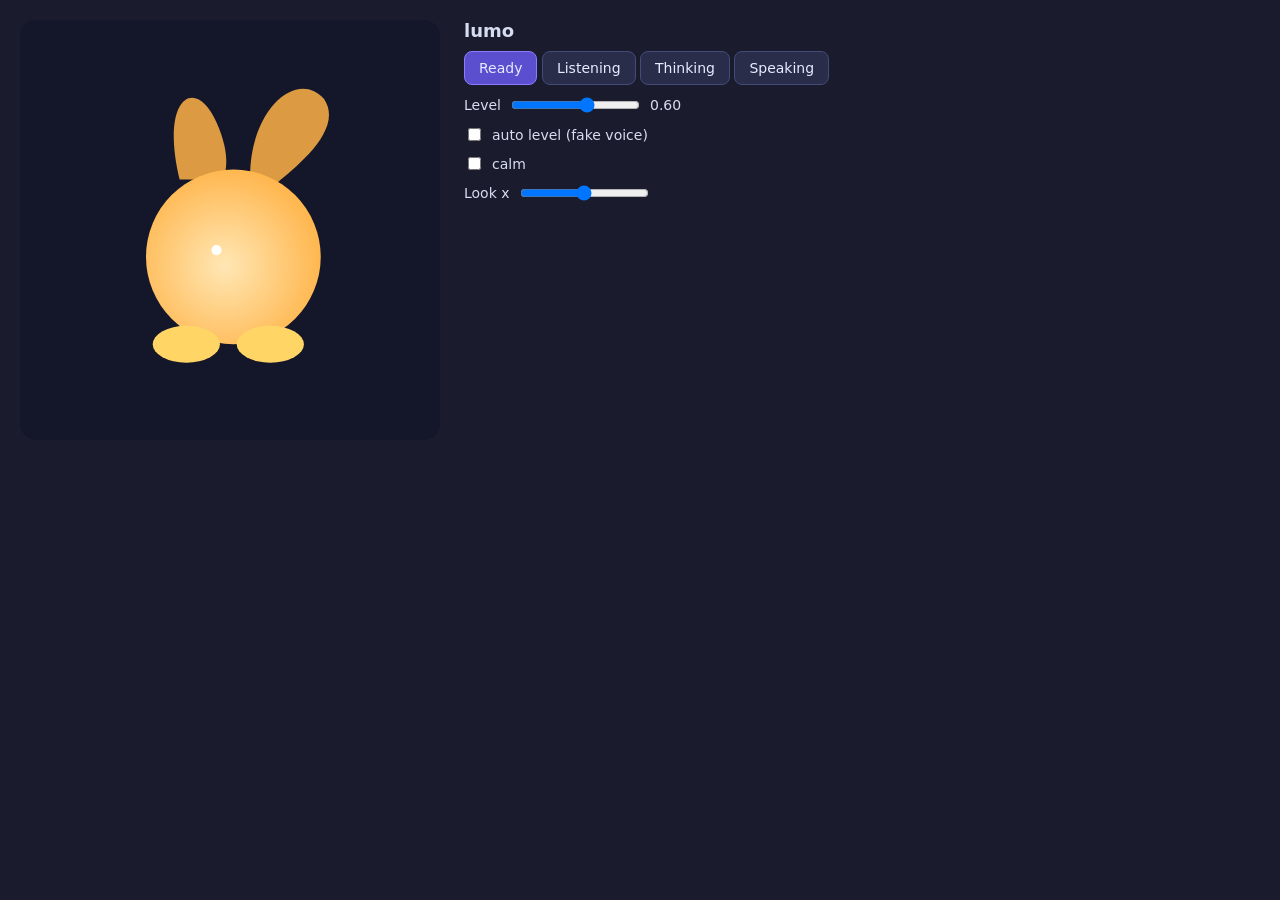
<file: dark-glass/characters/test-b.html>
<!doctype html>
<html lang="en">
<head>
<meta charset="utf-8">
<meta name="viewport" content="width=device-width,initial-scale=1">
<title>Character test B</title>
<style>
  body{margin:0;background:#1A1C2E;color:#d8dcf0;font:14px system-ui,sans-serif;display:grid;grid-template-columns:auto 1fr;gap:24px;padding:20px;min-height:100vh;box-sizing:border-box}
  #host{width:420px;height:420px;position:relative;background:#14162a;border-radius:16px}
  .col{display:flex;flex-direction:column;gap:10px;align-items:flex-start}
  button{background:#2a2d4a;color:#e8ebff;border:1px solid #444a7a;border-radius:8px;padding:8px 14px;font:inherit;cursor:pointer}
  button[aria-pressed=true]{background:#5b4fd0;border-color:#8b7bff}
  label{display:flex;gap:8px;align-items:center}
  #log{font:12px ui-monospace,monospace;white-space:pre-wrap;color:#9aa3d0}
</style>
</head>
<body>
<div id="host"></div>
<div class="col">
  <h1 id="title" style="margin:0;font-size:18px"></h1>
  <div id="states">
    <button data-s="normal" aria-pressed="true">Ready</button>
    <button data-s="listening" aria-pressed="false">Listening</button>
    <button data-s="thinking" aria-pressed="false">Thinking</button>
    <button data-s="speaking" aria-pressed="false">Speaking</button>
  </div>
  <label>Level <input id="level" type="range" min="0" max="1" step="0.01" value="0.6"> <output id="lv">0.60</output></label>
  <label><input id="auto" type="checkbox"> auto level (fake voice)</label>
  <label><input id="calm" type="checkbox"> calm</label>
  <label>Look x <input id="lookx" type="range" min="-1" max="1" step="0.1" value="0"></label>
  <div id="log"></div>
</div>
<script type="module">
  const q = new URLSearchParams(location.search);
  const name = q.get('c') || 'lumo';
  window.__errs = [];
  addEventListener('error', e => window.__errs.push(String(e.message || e.error)));
  addEventListener('unhandledrejection', e => window.__errs.push('rej: ' + (e.reason && e.reason.message || e.reason)));
  document.getElementById('title').textContent = name;
  const host = document.getElementById('host');
  const log = document.getElementById('log');
  window.__ready = false;
  try {
    const mod = await import('./' + name + '.js');
    const c = await mod.create(host, { calm: q.has('calm'), still: q.has('still'), t0: +(q.get('t0') || 0) });
    window.api = c;
    window.__fallback = !!host.querySelector('[data-fallback]');
    const btns = [...document.querySelectorAll('#states button')];
    btns.forEach(b => b.addEventListener('click', () => {
      btns.forEach(x => x.setAttribute('aria-pressed', String(x === b)));
      c.setState(b.dataset.s);
    }));
    const lvl = document.getElementById('level');
    lvl.addEventListener('input', () => { c.setLevel(+lvl.value); document.getElementById('lv').textContent = (+lvl.value).toFixed(2); });
    c.setLevel(+lvl.value);
    document.getElementById('calm').addEventListener('change', e => c.setCalm(e.target.checked));
    document.getElementById('lookx').addEventListener('input', e => c.setLook(+e.target.value, 0));
    let raf = 0;
    document.getElementById('auto').addEventListener('change', e => {
      cancelAnimationFrame(raf);
      if (!e.target.checked) return;
      const loop = t => { const v = Math.max(0, Math.sin(t / 130) * 0.5 + Math.sin(t / 310) * 0.4 + 0.1); c.setLevel(Math.min(1, v)); raf = requestAnimationFrame(loop); };
      raf = requestAnimationFrame(loop);
    });
    host.addEventListener('pointermove', e => { const r = host.getBoundingClientRect(); c.setLook(((e.clientX - r.left) / r.width - 0.5) * 2, -((e.clientY - r.top) / r.height - 0.5) * 2); });
    window.__ready = true;
  } catch (e) {
    window.__errs.push('load: ' + e.message);
    log.textContent = 'FAILED: ' + e.message;
  }
  window.__done = true;
</script>
</body>
</html>
</file>
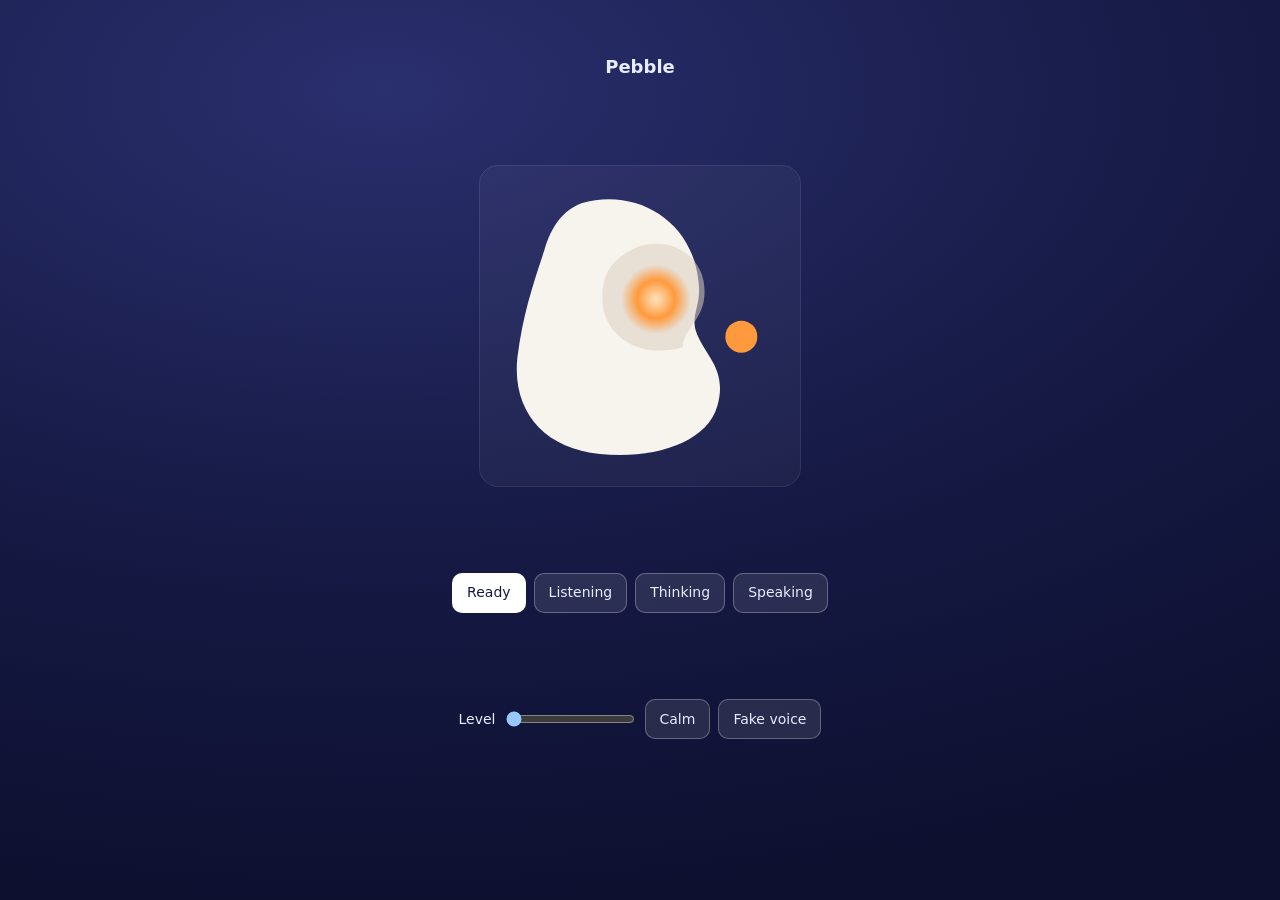
<file: dark-glass/characters/test.html>
<!doctype html>
<html lang="en">
<head>
<meta charset="utf-8">
<meta name="viewport" content="width=device-width,initial-scale=1">
<title>Character test</title>
<style>
  :root{color-scheme:dark}
  body{margin:0;min-height:100vh;background:radial-gradient(120% 90% at 30% 10%,#2a2f6e 0%,#161a45 55%,#0e1030 100%);color:#e8ecff;font:14px/1.4 system-ui,Segoe UI,sans-serif;display:grid;place-items:center;gap:14px;padding:18px;box-sizing:border-box}
  #stage{position:relative;width:320px;height:320px;border-radius:18px;background:rgba(255,255,255,.04);outline:1px solid rgba(255,255,255,.12)}
  #host{position:absolute;inset:0}
  .row{display:flex;gap:8px;flex-wrap:wrap;justify-content:center;align-items:center}
  button{font:inherit;color:inherit;background:rgba(255,255,255,.1);border:1px solid rgba(255,255,255,.28);border-radius:10px;padding:8px 14px;min-height:40px;cursor:pointer}
  button[aria-pressed="true"]{background:#fff;color:#161a45}
  button:focus-visible,input:focus-visible{outline:2px solid #fff;outline-offset:2px}
  label{display:flex;gap:8px;align-items:center}
  #msg{min-height:1.4em;color:#ffd6a3}
</style>
</head>
<body>
  <h1 style="margin:0;font-size:18px" id="title">Character</h1>
  <div id="stage"><div id="host"></div></div>
  <div class="row" role="group" aria-label="State">
    <button data-s="normal" aria-pressed="true">Ready</button>
    <button data-s="listening" aria-pressed="false">Listening</button>
    <button data-s="thinking" aria-pressed="false">Thinking</button>
    <button data-s="speaking" aria-pressed="false">Speaking</button>
  </div>
  <div class="row">
    <label>Level <input id="lvl" type="range" min="0" max="1" step="0.01" value="0" aria-label="Audio level"></label>
    <button id="calm" aria-pressed="false">Calm</button>
    <button id="auto" aria-pressed="false">Fake voice</button>
  </div>
  <div id="msg" role="status"></div>
<script type="module">
const q = new URLSearchParams(location.search);
const name = (q.get('c') || 'pebble').replace(/[^a-z]/g, '');
document.getElementById('title').textContent = name[0].toUpperCase() + name.slice(1);
const host = document.getElementById('host'), msg = document.getElementById('msg');
let ch = null;
try {
  const mod = await import('./' + name + '.js');
  ch = await mod.create(host, { calm: q.has('calm'), still: q.has('still'), t0: parseFloat(q.get('t') || '0') });
  ch.start();
} catch (e) {
  msg.textContent = 'Could not load ' + name + '.js (' + (e && e.message || e) + ')';
  console.warn('character load failed', e);
}
window.__char = ch;
const lvl = document.getElementById('lvl');
window.__setLevel = v => { lvl.value = v; if (ch) ch.setLevel(+v); };
lvl.oninput = () => ch && ch.setLevel(+lvl.value);
document.querySelectorAll('button[data-s]').forEach(b => b.onclick = () => {
  document.querySelectorAll('button[data-s]').forEach(x => x.setAttribute('aria-pressed', x === b));
  ch && ch.setState(b.dataset.s);
});
const calm = document.getElementById('calm');
calm.onclick = () => { const on = calm.getAttribute('aria-pressed') !== 'true'; calm.setAttribute('aria-pressed', on); ch && ch.setCalm(on); };
let auto = 0; const autoB = document.getElementById('auto');
autoB.onclick = () => {
  const on = autoB.getAttribute('aria-pressed') !== 'true'; autoB.setAttribute('aria-pressed', on);
  clearInterval(auto);
  if (on) auto = setInterval(() => { const v = Math.max(0, Math.sin(performance.now() / 300)) * (.5 + .5 * Math.sin(performance.now() / 97)); window.__setLevel(v.toFixed(2)); }, 50);
};
addEventListener('pointermove', e => {
  if (!ch) return; const r = host.getBoundingClientRect();
  const dx = e.clientX - (r.left + r.width / 2), dy = e.clientY - (r.top + r.height / 2), d = Math.hypot(dx, dy) || 1, k = Math.min(1, d / 320);
  ch.setLook(dx / d * k, dy / d * k);
});
let fc = 0; (function f(){ fc++; requestAnimationFrame(f); })();
window.__fps = (ms = 3000) => new Promise(res => { const s = fc, t = performance.now(); setTimeout(() => res(((fc - s) / ((performance.now() - t) / 1000)).toFixed(1)), ms); });
window.__ready = true;
</script>
</body>
</html>
</file>
<file: style.css>
/* ==========================================================================
   AI DECODER ACADEMY — HIGH-FIDELITY CINEMATIC LOGIN EXPERIENCE
   Full-Screen 100% Viewport, Zero Scrolling, Pure Glassmorphism
   ========================================================================== */

@import url('https://fonts.googleapis.com/css2?family=Outfit:wght@400;500;600;700;800&family=Plus+Jakarta+Sans:wght@400;500;600;700&display=swap');

:root {
  --font-primary: 'Plus Jakarta Sans', -apple-system, BlinkMacSystemFont, 'Segoe UI', Roboto, sans-serif;
  --font-heading: 'Outfit', -apple-system, BlinkMacSystemFont, sans-serif;
  
  /* Core Color Palette */
  --bg-dark: #060814;
  --text-white: #ffffff;
  --text-muted: rgba(226, 235, 250, 0.72);
  --text-dim: rgba(200, 215, 240, 0.6);
  
  /* Neon Accents & Gradients */
  --accent-cyan: #38bdf8;
  --accent-blue: #60a5fa;
  --accent-violet: #a855f7;
  --accent-pink: #ec4899;
  --accent-rose: #f472b6;
  
  --gradient-headline: linear-gradient(90deg, #38bdf8 0%, #a855f7 50%, #f472b6 100%);
  --gradient-login-btn: linear-gradient(90deg, #93c5fd 0%, #c4b5fd 46%, #f472b6 100%);
  --gradient-login-btn-hover: linear-gradient(90deg, #a7d1ff 0%, #d4c8ff 46%, #f9a8d4 100%);
  --gradient-icon: linear-gradient(135deg, #38bdf8 0%, #a855f7 100%);

  /* Refined Glassmorphism Specs */
  --glass-card-bg: rgba(18, 22, 45, 0.38);
  --glass-card-border: rgba(255, 255, 255, 0.24);
  --glass-input-bg: rgba(255, 255, 255, 0.07);
  --glass-input-border: rgba(255, 255, 255, 0.16);
  --glass-input-focus: rgba(168, 85, 247, 0.85);
  --glass-blur: blur(32px) saturate(180%);
}

/* ==========================================================================
   Reset & Viewport Constraints (STRICT NO SCROLL)
   ========================================================================== */
*, *::before, *::after {
  box-sizing: border-box;
  margin: 0;
  padding: 0;
}

html, body {
  width: 100vw;
  height: 100dvh;
  min-height: 100dvh;
  max-height: 100dvh;
  overflow: hidden;
  font-family: var(--font-primary);
  background-color: var(--bg-dark);
  color: var(--text-white);
  -webkit-font-smoothing: antialiased;
  -moz-osx-font-smoothing: grayscale;
  user-select: none;
}

/* ==========================================================================
   Master App Container
   ========================================================================== */
.app-container {
  position: relative;
  width: 100vw;
  height: 100dvh;
  max-height: 100dvh;
  overflow: hidden;
  display: flex;
  align-items: center;
  justify-content: space-between;
  background-color: #060814;
  background-image: url('assets/bg.jpg');
  background-size: cover;
  background-position: center center;
  background-repeat: no-repeat;
}

/* Ambient dynamic glow overlays */
.ambient-glow {
  position: absolute;
  pointer-events: none;
  z-index: 1;
}

.ambient-left-blue {
  top: 15%;
  left: 0%;
  width: 45vw;
  height: 60vh;
  background: radial-gradient(circle at 20% 40%, rgba(56, 189, 248, 0.08) 0%, rgba(168, 85, 247, 0.06) 45%, transparent 70%);
}

.ambient-center-purple {
  bottom: 10%;
  left: 30%;
  width: 40vw;
  height: 50vh;
  background: radial-gradient(circle at 50% 60%, rgba(168, 85, 247, 0.12) 0%, rgba(236, 72, 153, 0.08) 40%, transparent 70%);
}

.ambient-right-warm {
  top: 10%;
  right: 0%;
  width: 45vw;
  height: 80vh;
  background: radial-gradient(circle at 75% 50%, rgba(249, 115, 22, 0.09) 0%, rgba(236, 72, 153, 0.07) 40%, transparent 70%);
}

/* ==========================================================================
   Top-Left Brand / Logo
   ========================================================================== */
.brand-header {
  position: absolute;
  top: 4.5vh;
  left: 5vw;
  z-index: 20;
  display: flex;
  align-items: center;
  gap: 14px;
}

.brand-logo-icon {
  width: 32px;
  height: 32px;
  filter: drop-shadow(0 0 12px rgba(168, 85, 247, 0.7));
  flex-shrink: 0;
  transition: transform 0.3s ease;
}

.brand-header:hover .brand-logo-icon {
  transform: scale(1.06);
}

.brand-text {
  font-family: var(--font-heading);
  font-size: 15px;
  font-weight: 600;
  letter-spacing: 0.16em;
  color: #ffffff;
  text-transform: uppercase;
  white-space: nowrap;
}

/* ==========================================================================
   Desktop Main Viewport Layout
   ========================================================================== */
.main-content-wrapper {
  position: relative;
  z-index: 10;
  width: 100vw;
  height: 100dvh;
  display: flex;
  align-items: center;
  justify-content: space-between;
  padding: 0 5vw 0 5.5vw;
}

/* ==========================================================================
   Left Hero & Marketing Content
   ========================================================================== */
.left-section {
  display: flex;
  flex-direction: column;
  justify-content: center;
  max-width: 460px;
  margin-top: 6vh;
  z-index: 10;
}

.eyebrow-tag {
  font-family: var(--font-heading);
  font-size: 11px;
  font-weight: 600;
  letter-spacing: 0.28em;
  color: rgba(190, 215, 255, 0.78);
  text-transform: uppercase;
  margin-bottom: 20px;
}

.main-headline {
  font-family: var(--font-heading);
  font-size: clamp(36px, 3.4vw, 50px);
  font-weight: 800;
  line-height: 1.1;
  letter-spacing: -0.015em;
  margin-bottom: 18px;
  text-transform: uppercase;
}

.headline-white {
  display: block;
  color: #ffffff;
  text-shadow: 0 2px 14px rgba(0, 0, 0, 0.7);
}

.headline-gradient {
  display: block;
  background: var(--gradient-headline);
  -webkit-background-clip: text;
  -webkit-text-fill-color: transparent;
  filter: drop-shadow(0 0 24px rgba(168, 85, 247, 0.4));
}

.hero-description {
  font-size: 15.5px;
  font-weight: 400;
  line-height: 1.55;
  color: var(--text-muted);
  margin-bottom: 36px;
  max-width: 370px;
}

/* Three Feature Rows */
.feature-list {
  display: flex;
  flex-direction: column;
  gap: 20px;
}

.feature-item {
  display: flex;
  align-items: center;
  gap: 18px;
  transition: transform 0.25s ease;
}

.feature-item:hover {
  transform: translateX(5px);
}

.feature-icon-glass {
  width: 52px;
  height: 52px;
  border-radius: 16px;
  background: linear-gradient(135deg, rgba(255, 255, 255, 0.08) 0%, rgba(255, 255, 255, 0.02) 100%);
  border: 1px solid rgba(255, 255, 255, 0.18);
  backdrop-filter: blur(14px);
  -webkit-backdrop-filter: blur(14px);
  box-shadow: 0 8px 24px rgba(124, 58, 237, 0.16), inset 0 1px 1.5px rgba(255, 255, 255, 0.35);
  display: flex;
  align-items: center;
  justify-content: center;
  flex-shrink: 0;
  position: relative;
  overflow: hidden;
}

.feature-icon-glass::before {
  content: '';
  position: absolute;
  top: 0;
  left: 0;
  right: 0;
  height: 50%;
  background: linear-gradient(180deg, rgba(255, 255, 255, 0.18) 0%, transparent 100%);
  border-radius: 16px 16px 0 0;
  pointer-events: none;
}

.feature-svg-icon {
  width: 24px;
  height: 24px;
  filter: drop-shadow(0 0 8px rgba(168, 85, 247, 0.6));
}

.feature-text-block {
  display: flex;
  flex-direction: column;
  gap: 2px;
}

.feature-title {
  font-family: var(--font-primary);
  font-size: 15px;
  font-weight: 600;
  color: #ffffff;
  letter-spacing: -0.01em;
}

.feature-desc {
  font-family: var(--font-primary);
  font-size: 13px;
  font-weight: 400;
  color: var(--text-dim);
}

/* ==========================================================================
   Center Glass Installation Zone (Decorative Ambient Presence)
   ========================================================================== */
.center-decorative-zone {
  position: absolute;
  left: 36vw;
  bottom: 18vh;
  width: 18vw;
  height: 35vh;
  pointer-events: none;
  z-index: 5;
  display: flex;
  align-items: center;
  justify-content: center;
}

.center-light-bloom {
  position: absolute;
  width: 120%;
  height: 120%;
  background: radial-gradient(circle, rgba(168, 85, 247, 0.18) 0%, rgba(56, 189, 248, 0.1) 40%, transparent 70%);
  filter: blur(35px);
  animation: subtlePulse 5s ease-in-out infinite alternate;
}

@keyframes subtlePulse {
  0% { opacity: 0.7; transform: scale(0.95); }
  100% { opacity: 1; transform: scale(1.05); }
}

/* ==========================================================================
   Right Glassmorphism Login Card
   ========================================================================== */
.right-section {
  display: flex;
  justify-content: flex-end;
  align-items: center;
  z-index: 15;
}

.login-glass-card {
  width: clamp(380px, 29vw, 440px);
  background: var(--glass-card-bg);
  backdrop-filter: var(--glass-blur);
  -webkit-backdrop-filter: var(--glass-blur);
  border: 1px solid var(--glass-card-border);
  border-radius: 30px;
  padding: 42px 36px 34px 36px;
  box-shadow: 
    inset 0 1.5px 1.5px 0 rgba(255, 255, 255, 0.45),
    inset 0 0 24px 0 rgba(255, 255, 255, 0.03),
    0 25px 60px rgba(0, 0, 0, 0.55),
    0 0 50px rgba(139, 92, 246, 0.18);
  display: flex;
  flex-direction: column;
  position: relative;
  overflow: hidden;
  transition: box-shadow 0.3s ease, border-color 0.3s ease;
}

.login-glass-card::before {
  content: '';
  position: absolute;
  top: 0;
  left: 0;
  right: 0;
  height: 45%;
  background: linear-gradient(180deg, rgba(255, 255, 255, 0.1) 0%, transparent 100%);
  border-radius: 30px 30px 0 0;
  pointer-events: none;
}

.card-header {
  text-align: center;
  margin-bottom: 28px;
  position: relative;
  z-index: 2;
}

.card-title {
  font-family: var(--font-heading);
  font-size: 28px;
  font-weight: 700;
  color: #ffffff;
  letter-spacing: -0.015em;
  margin-bottom: 7px;
}

.card-subtitle {
  font-size: 13.5px;
  color: var(--text-muted);
  line-height: 1.4;
  font-weight: 400;
}

/* ==========================================================================
   Login Form Controls
   ========================================================================== */
.login-form {
  display: flex;
  flex-direction: column;
  gap: 16px;
  position: relative;
  z-index: 2;
}

.input-group {
  position: relative;
  display: flex;
  align-items: center;
  width: 100%;
}

.input-icon-left {
  position: absolute;
  left: 17px;
  width: 18px;
  height: 18px;
  color: rgba(255, 255, 255, 0.75);
  pointer-events: none;
  display: flex;
  align-items: center;
  justify-content: center;
  transition: color 0.2s ease;
}

.glass-input {
  width: 100%;
  height: 52px;
  background: var(--glass-input-bg);
  border: 1px solid var(--glass-input-border);
  border-radius: 14px;
  padding: 0 48px 0 48px;
  font-family: var(--font-primary);
  font-size: 14.5px;
  color: #ffffff;
  outline: none;
  transition: all 0.25s ease;
  backdrop-filter: blur(10px);
  -webkit-backdrop-filter: blur(10px);
}

.glass-input::placeholder {
  color: rgba(220, 230, 245, 0.52);
  font-weight: 400;
}

.glass-input:focus {
  background: rgba(255, 255, 255, 0.1);
  border-color: var(--glass-input-focus);
  box-shadow: 0 0 18px rgba(168, 85, 247, 0.35), inset 0 1px 1px rgba(255, 255, 255, 0.2);
}

.glass-input:focus ~ .input-icon-left {
  color: #c084fc;
}

.input-toggle-right {
  position: absolute;
  right: 15px;
  background: transparent;
  border: none;
  color: rgba(255, 255, 255, 0.75);
  cursor: pointer;
  padding: 6px;
  display: flex;
  align-items: center;
  justify-content: center;
  border-radius: 8px;
  transition: color 0.2s ease, transform 0.15s ease;
}

.input-toggle-right:hover {
  color: #ffffff;
  transform: scale(1.08);
}

/* Remember & Forgot Row */
.form-options-row {
  display: flex;
  align-items: center;
  justify-content: space-between;
  margin-top: 2px;
  margin-bottom: 6px;
}

.checkbox-label {
  display: flex;
  align-items: center;
  gap: 9px;
  cursor: pointer;
  font-size: 13px;
  color: rgba(240, 245, 255, 0.9);
  user-select: none;
}

.custom-checkbox-input {
  position: absolute;
  opacity: 0;
  width: 0;
  height: 0;
}

.custom-checkbox-box {
  width: 17px;
  height: 17px;
  border-radius: 5px;
  background: rgba(255, 255, 255, 0.08);
  border: 1.5px solid rgba(168, 85, 247, 0.6);
  display: flex;
  align-items: center;
  justify-content: center;
  transition: all 0.2s ease;
  flex-shrink: 0;
}

.custom-checkbox-input:checked ~ .custom-checkbox-box {
  background: linear-gradient(135deg, #a855f7 0%, #6366f1 100%);
  border-color: #c084fc;
  box-shadow: 0 0 10px rgba(168, 85, 247, 0.5);
}

.custom-checkbox-box svg {
  display: none;
  width: 11px;
  height: 11px;
  stroke: #ffffff;
  stroke-width: 3;
}

.custom-checkbox-input:checked ~ .custom-checkbox-box svg {
  display: block;
}

.forgot-link {
  font-size: 13px;
  color: #a78bfa;
  text-decoration: underline;
  text-underline-offset: 3px;
  transition: color 0.2s ease, text-shadow 0.2s ease;
  cursor: pointer;
}

.forgot-link:hover {
  color: #c084fc;
  text-shadow: 0 0 8px rgba(192, 132, 252, 0.4);
}

/* ==========================================================================
   Log in CTA Button
   ========================================================================== */
.login-submit-btn {
  width: 100%;
  height: 50px;
  background: var(--gradient-login-btn);
  border: none;
  border-radius: 14px;
  font-family: var(--font-primary);
  font-size: 15.5px;
  font-weight: 600;
  color: #0b0f24;
  display: flex;
  align-items: center;
  justify-content: center;
  gap: 8px;
  cursor: pointer;
  box-shadow: 0 4px 22px rgba(196, 181, 253, 0.4), 0 0 28px rgba(168, 85, 247, 0.25);
  transition: all 0.25s cubic-bezier(0.16, 1, 0.3, 1);
  position: relative;
  overflow: hidden;
}

.login-submit-btn:hover {
  background: var(--gradient-login-btn-hover);
  transform: translateY(-1.5px);
  box-shadow: 0 6px 26px rgba(196, 181, 253, 0.55), 0 0 38px rgba(168, 85, 247, 0.4);
}

.login-submit-btn:active {
  transform: translateY(0.5px);
  filter: brightness(0.96);
}

.btn-arrow-icon {
  width: 17px;
  height: 17px;
  transition: transform 0.2s ease;
}

.login-submit-btn:hover .btn-arrow-icon {
  transform: translateX(3px);
}

/* Loading State Spinner */
.spinner-icon {
  display: none;
  width: 20px;
  height: 20px;
  border: 2.5px solid rgba(11, 15, 36, 0.25);
  border-top-color: #0b0f24;
  border-radius: 50%;
  animation: spin 0.75s linear infinite;
}

@keyframes spin {
  to { transform: rotate(360deg); }
}

.login-submit-btn.is-loading .btn-text-content,
.login-submit-btn.is-loading .btn-arrow-icon {
  display: none;
}

.login-submit-btn.is-loading .spinner-icon {
  display: block;
}

/* ==========================================================================
   Divider
   ========================================================================== */
.card-divider {
  display: flex;
  align-items: center;
  justify-content: center;
  margin: 6px 0;
  gap: 12px;
}

.divider-line {
  flex: 1;
  height: 1px;
  background: rgba(255, 255, 255, 0.14);
}

.divider-text {
  font-size: 12px;
  color: rgba(220, 230, 245, 0.55);
  font-weight: 400;
  letter-spacing: 0.02em;
  white-space: nowrap;
}

/* ==========================================================================
   Google Login Button
   ========================================================================== */
.google-auth-btn {
  width: 100%;
  height: 50px;
  background: rgba(255, 255, 255, 0.065);
  border: 1px solid rgba(255, 255, 255, 0.16);
  border-radius: 14px;
  font-family: var(--font-primary);
  font-size: 14.5px;
  font-weight: 500;
  color: #ffffff;
  display: flex;
  align-items: center;
  justify-content: center;
  gap: 11px;
  cursor: pointer;
  backdrop-filter: blur(10px);
  -webkit-backdrop-filter: blur(10px);
  transition: all 0.25s ease;
}

.google-auth-btn:hover {
  background: rgba(255, 255, 255, 0.12);
  border-color: rgba(255, 255, 255, 0.3);
  transform: translateY(-1px);
  box-shadow: 0 4px 16px rgba(0, 0, 0, 0.3);
}

.google-auth-btn:active {
  transform: translateY(0);
}

.google-icon-svg {
  width: 19px;
  height: 19px;
  flex-shrink: 0;
}

/* ==========================================================================
   Card Footer (Create Account)
   ========================================================================== */
.card-footer-text {
  text-align: center;
  font-size: 13px;
  color: rgba(220, 230, 245, 0.65);
  margin-top: 10px;
}

.create-account-link {
  color: #a78bfa;
  text-decoration: underline;
  text-underline-offset: 3px;
  font-weight: 500;
  cursor: pointer;
  margin-left: 5px;
  transition: color 0.2s ease, text-shadow 0.2s ease;
}

.create-account-link:hover {
  color: #c084fc;
  text-shadow: 0 0 8px rgba(192, 132, 252, 0.4);
}

/* ==========================================================================
   Interactive Modals & Toast Feedback
   ========================================================================== */
.feedback-toast {
  position: fixed;
  top: 24px;
  left: 50%;
  transform: translateX(-50%) translateY(-100px);
  background: rgba(18, 22, 45, 0.92);
  border: 1px solid rgba(255, 255, 255, 0.2);
  backdrop-filter: blur(20px);
  -webkit-backdrop-filter: blur(20px);
  padding: 12px 24px;
  border-radius: 12px;
  color: #ffffff;
  font-size: 14px;
  font-weight: 500;
  z-index: 9999;
  box-shadow: 0 10px 30px rgba(0, 0, 0, 0.6), 0 0 20px rgba(168, 85, 247, 0.3);
  display: flex;
  align-items: center;
  gap: 10px;
  transition: transform 0.35s cubic-bezier(0.16, 1, 0.3, 1), opacity 0.35s ease;
  opacity: 0;
  pointer-events: none;
}

.feedback-toast.show {
  transform: translateX(-50%) translateY(0);
  opacity: 1;
  pointer-events: auto;
}

.toast-success {
  border-color: rgba(52, 211, 153, 0.5);
}

.toast-error {
  border-color: rgba(248, 113, 113, 0.5);
}

/* Modal Overlay */
.modal-overlay {
  position: fixed;
  inset: 0;
  background: rgba(4, 6, 15, 0.78);
  backdrop-filter: blur(16px);
  -webkit-backdrop-filter: blur(16px);
  display: flex;
  align-items: center;
  justify-content: center;
  z-index: 1000;
  opacity: 0;
  pointer-events: none;
  transition: opacity 0.25s ease;
  padding: 20px;
}

.modal-overlay.active {
  opacity: 1;
  pointer-events: auto;
}

.modal-glass-card {
  width: 100%;
  max-width: 400px;
  background: rgba(18, 22, 45, 0.85);
  border: 1px solid rgba(255, 255, 255, 0.2);
  border-radius: 24px;
  padding: 32px 28px;
  box-shadow: 0 25px 60px rgba(0, 0, 0, 0.7), 0 0 40px rgba(168, 85, 247, 0.2);
  display: flex;
  flex-direction: column;
  position: relative;
  transform: scale(0.94);
  transition: transform 0.25s cubic-bezier(0.16, 1, 0.3, 1);
}

.modal-overlay.active .modal-glass-card {
  transform: scale(1);
}

.modal-close-btn {
  position: absolute;
  top: 18px;
  right: 18px;
  background: transparent;
  border: none;
  color: rgba(255, 255, 255, 0.6);
  cursor: pointer;
  padding: 6px;
  display: flex;
  align-items: center;
  justify-content: center;
  border-radius: 8px;
  transition: color 0.2s ease;
}

.modal-close-btn:hover {
  color: #ffffff;
}

/* Desktop: Hide Mobile Specific Elements */
.mobile-top-brand,
.mobile-hero-block,
.mobile-features-row,
.mobile-glass-visual {
  display: none;
}

/* ==========================================================================
   RESPONSIVENESS — STRICT SINGLE-VIEWPORT NO-SCROLL
   Desktop (1920x1080, 1440x900, 1280x800)
   Mobile (390x844, 375x812, 360x800)
   ========================================================================== */

/* Compact Desktop / Tablet Landscape adjustments (1280x800, 1024x768) */
@media screen and (max-width: 1280px) and (min-width: 901px) {
  .left-section {
    max-width: 400px;
  }
  .main-headline {
    font-size: 40px;
  }
  .hero-description {
    font-size: 14.5px;
    margin-bottom: 26px;
  }
  .feature-list {
    gap: 15px;
  }
  .feature-icon-glass {
    width: 46px;
    height: 46px;
    border-radius: 13px;
  }
  .feature-title {
    font-size: 14px;
  }
  .feature-desc {
    font-size: 12.5px;
  }
  .login-glass-card {
    width: 390px;
    padding: 32px 30px 28px 30px;
  }
  .glass-input {
    height: 48px;
    font-size: 14px;
  }
  .login-submit-btn, .google-auth-btn {
    height: 48px;
    font-size: 14.5px;
  }
}

/* Short height screens (e.g. 1280x631, 1366x768) */
@media screen and (max-height: 720px) and (min-width: 901px) {
  .brand-header {
    top: 2.5vh;
  }
  .left-section {
    margin-top: 3vh;
  }
  .eyebrow-tag {
    margin-bottom: 12px;
  }
  .main-headline {
    font-size: 34px;
    margin-bottom: 12px;
  }
  .hero-description {
    font-size: 13.5px;
    margin-bottom: 20px;
  }
  .feature-list {
    gap: 12px;
  }
  .feature-icon-glass {
    width: 42px;
    height: 42px;
  }
  .login-glass-card {
    padding: 26px 28px 22px 28px;
    border-radius: 24px;
  }
  .card-header {
    margin-bottom: 16px;
  }
  .card-title {
    font-size: 24px;
  }
  .login-form {
    gap: 11px;
  }
  .glass-input, .login-submit-btn, .google-auth-btn {
    height: 44px;
  }
  .card-divider {
    margin: 4px 0;
  }
}

/* ==========================================================================
   MOBILE VIEWPORT MORPH (STRICT ONE VIEWPORT, NO SCROLLING)
   390x844, 375x812, 360x800
   ========================================================================== */
@media screen and (max-width: 900px) {
  html, body {
    width: 100vw;
    height: 100dvh;
    max-height: 100dvh;
    overflow: hidden !important;
  }

  .app-container {
    flex-direction: column;
    justify-content: space-between;
    align-items: center;
    padding: 0;
    overflow: hidden;
    background-position: center 30%;
  }

  /* Hide desktop header & desktop left section */
  .brand-header {
    display: none;
  }

  .main-content-wrapper {
    flex-direction: column;
    justify-content: space-between;
    align-items: center;
    padding: 2vh 18px 2.5vh 18px;
    width: 100vw;
    height: 100dvh;
    max-height: 100dvh;
    overflow: hidden;
  }

  .left-section {
    display: none;
  }

  .center-decorative-zone {
    display: none;
  }

  /* Show dedicated mobile layout sequence specified in spec:
     1. Mobile brand
     2. Eyebrow & Headline & Subtitle
     3. 3-column features
     4. Glowing glass 'A' visual
     5. Glass login card */
  .mobile-top-brand {
    display: flex;
    align-items: center;
    justify-content: center;
    gap: 10px;
    margin-bottom: 6px;
    flex-shrink: 0;
  }

  .mobile-brand-icon {
    width: 24px;
    height: 24px;
    filter: drop-shadow(0 0 8px rgba(168, 85, 247, 0.6));
  }

  .mobile-brand-text {
    font-family: var(--font-heading);
    font-size: 13px;
    font-weight: 600;
    letter-spacing: 0.16em;
    color: #ffffff;
    text-transform: uppercase;
    white-space: nowrap;
  }

  .mobile-hero-block {
    display: flex;
    flex-direction: column;
    align-items: center;
    text-align: center;
    flex-shrink: 0;
    margin-bottom: 6px;
  }

  .mobile-eyebrow {
    font-family: var(--font-heading);
    font-size: 9.5px;
    font-weight: 600;
    letter-spacing: 0.22em;
    color: rgba(186, 215, 255, 0.85);
    margin-bottom: 4px;
  }

  .mobile-headline {
    font-family: var(--font-heading);
    font-size: clamp(20px, 5.5vw, 25px);
    font-weight: 800;
    line-height: 1.15;
    margin-bottom: 4px;
    text-transform: uppercase;
  }

  .mobile-subtext {
    font-size: 11.5px;
    color: var(--text-muted);
    line-height: 1.35;
    max-width: 320px;
  }

  /* Compact 3-Column Features */
  .mobile-features-row {
    display: flex;
    justify-content: space-between;
    align-items: center;
    width: 100%;
    max-width: 390px;
    gap: 8px;
    margin: 4px 0 6px 0;
    flex-shrink: 0;
  }

  .mobile-feature-col {
    flex: 1;
    display: flex;
    flex-direction: column;
    align-items: center;
    text-align: center;
    gap: 4px;
    background: rgba(255, 255, 255, 0.04);
    border: 1px solid rgba(255, 255, 255, 0.1);
    border-radius: 12px;
    padding: 6px 4px;
    backdrop-filter: blur(8px);
  }

  .mobile-feature-icon-box {
    width: 28px;
    height: 28px;
    border-radius: 8px;
    background: linear-gradient(135deg, rgba(255, 255, 255, 0.08), rgba(255, 255, 255, 0.02));
    border: 1px solid rgba(255, 255, 255, 0.18);
    display: flex;
    align-items: center;
    justify-content: center;
  }

  .mobile-feature-icon-box svg {
    width: 15px;
    height: 15px;
  }

  .mobile-feature-label {
    font-size: 10px;
    font-weight: 600;
    color: #ffffff;
    line-height: 1.2;
  }

  /* Decorative A visual on mobile */
  .mobile-glass-visual {
    display: flex;
    align-items: center;
    justify-content: center;
    margin: 2px 0 6px 0;
    flex-shrink: 0;
    position: relative;
  }

  .mobile-glass-visual-badge {
    display: flex;
    align-items: center;
    gap: 8px;
    padding: 4px 14px;
    border-radius: 20px;
    background: linear-gradient(135deg, rgba(255, 255, 255, 0.08), rgba(255, 255, 255, 0.02));
    border: 1px solid rgba(255, 255, 255, 0.16);
    backdrop-filter: blur(10px);
    box-shadow: 0 0 16px rgba(168, 85, 247, 0.3);
  }

  .mobile-glass-visual-badge svg {
    width: 22px;
    height: 22px;
  }

  .mobile-glass-badge-text {
    font-size: 11px;
    font-weight: 600;
    letter-spacing: 0.08em;
    background: var(--gradient-headline);
    -webkit-background-clip: text;
    -webkit-text-fill-color: transparent;
  }

  /* Mobile Login Card: Compact, occupies width, zero scroll */
  .right-section {
    width: 100%;
    max-width: 400px;
    justify-content: center;
    flex-shrink: 1;
    min-height: 0;
  }

  .login-glass-card {
    width: 100%;
    padding: 16px 18px 14px 18px;
    border-radius: 20px;
    gap: 0;
  }

  .card-header {
    margin-bottom: 10px;
  }

  .card-title {
    font-size: 19px;
    margin-bottom: 2px;
  }

  .card-subtitle {
    font-size: 11.5px;
  }

  .login-form {
    gap: 9px;
  }

  .glass-input {
    height: 40px;
    font-size: 13px;
    padding: 0 38px 0 38px;
    border-radius: 10px;
  }

  .input-icon-left {
    left: 12px;
    width: 15px;
    height: 15px;
  }

  .input-toggle-right {
    right: 10px;
    padding: 4px;
  }

  .form-options-row {
    margin-top: 0;
    margin-bottom: 2px;
  }

  .checkbox-label {
    font-size: 11.5px;
    gap: 6px;
  }

  .custom-checkbox-box {
    width: 15px;
    height: 15px;
    border-radius: 4px;
  }

  .forgot-link {
    font-size: 11.5px;
  }

  .login-submit-btn {
    height: 40px;
    font-size: 13.5px;
    border-radius: 10px;
  }

  .card-divider {
    margin: 4px 0;
  }

  .divider-text {
    font-size: 11px;
  }

  .google-auth-btn {
    height: 38px;
    font-size: 13px;
    border-radius: 10px;
    gap: 8px;
  }

  .google-icon-svg {
    width: 16px;
    height: 16px;
  }

  .card-footer-text {
    font-size: 11.5px;
    margin-top: 6px;
  }
}

/* Extra small mobile height screens (e.g. 360x640 or small screens) */
@media screen and (max-height: 680px) and (max-width: 900px) {
  .main-content-wrapper {
    padding: 1.5vh 14px 1.5vh 14px;
  }
  .mobile-subtext {
    display: none;
  }
  .mobile-features-row {
    margin: 2px 0 4px 0;
  }
  .mobile-feature-col {
    padding: 4px 2px;
  }
  .mobile-feature-icon-box {
    width: 22px;
    height: 22px;
  }
  .mobile-feature-label {
    font-size: 9px;
  }
  .mobile-glass-visual {
    display: none;
  }
  .login-glass-card {
    padding: 12px 14px 10px 14px;
  }
  .card-header {
    margin-bottom: 6px;
  }
  .card-title {
    font-size: 17px;
  }
  .login-form {
    gap: 7px;
  }
  .glass-input, .login-submit-btn, .google-auth-btn {
    height: 36px;
  }
}
</file>
<file: onboarding.css>
/* ==========================================================================
   AI DECODER ACADEMY — TEACHER ONBOARDING & WORKSPACE SETUP
   High-Fidelity Cinematic Glassmorphism Design System
   ========================================================================== */

@import url('https://fonts.googleapis.com/css2?family=Outfit:wght@400;500;600;700;800&family=Plus+Jakarta+Sans:wght@400;500;600;700&display=swap');

:root {
  --font-primary: 'Plus Jakarta Sans', -apple-system, BlinkMacSystemFont, 'Segoe UI', Roboto, sans-serif;
  --font-heading: 'Outfit', -apple-system, BlinkMacSystemFont, sans-serif;

  /* Color Palette */
  --bg-dark: #060814;
  --text-white: #ffffff;
  --text-muted: rgba(226, 235, 250, 0.72);
  --text-dim: rgba(200, 215, 240, 0.55);

  /* Accents & Gradients */
  --accent-cyan: #38bdf8;
  --accent-blue: #60a5fa;
  --accent-violet: #a855f7;
  --accent-pink: #ec4899;
  --accent-rose: #f472b6;

  --gradient-headline: linear-gradient(90deg, #38bdf8 0%, #a855f7 50%, #f472b6 100%);
  --gradient-btn: linear-gradient(90deg, #93c5fd 0%, #c4b5fd 46%, #f472b6 100%);
  --gradient-btn-hover: linear-gradient(90deg, #a7d1ff 0%, #d4c8ff 46%, #f9a8d4 100%);
  --gradient-step-active: linear-gradient(135deg, #a855f7 0%, #38bdf8 100%);

  /* Glassmorphic Tokens */
  --glass-main-bg: rgba(14, 18, 38, 0.62);
  --glass-main-border: rgba(255, 255, 255, 0.22);
  --glass-inner-bg: rgba(255, 255, 255, 0.04);
  --glass-inner-border: rgba(255, 255, 255, 0.12);
  --glass-input-bg: rgba(255, 255, 255, 0.065);
  --glass-input-border: rgba(255, 255, 255, 0.15);
  --glass-input-focus: rgba(168, 85, 247, 0.85);
  --glass-blur: blur(32px) saturate(180%);
}

*, *::before, *::after {
  box-sizing: border-box;
  margin: 0;
  padding: 0;
}

html, body {
  width: 100vw;
  height: 100dvh;
  min-height: 100dvh;
  max-height: 100dvh;
  overflow: hidden;
  font-family: var(--font-primary);
  background-color: var(--bg-dark);
  color: var(--text-white);
  -webkit-font-smoothing: antialiased;
  -moz-osx-font-smoothing: grayscale;
}

/* Master Viewport Container */
.onboard-viewport {
  position: relative;
  width: 100vw;
  height: 100dvh;
  overflow: hidden;
  display: flex;
  align-items: center;
  justify-content: center;
  background-color: #060814;
  background-image: url('assets/bg.jpg');
  background-size: cover;
  background-position: center center;
  background-repeat: no-repeat;
}

/* Ambient glow overlays */
.ambient-glow {
  position: absolute;
  pointer-events: none;
  z-index: 1;
}

.ambient-left-blue {
  top: 10%;
  left: 5%;
  width: 45vw;
  height: 60vh;
  background: radial-gradient(circle at 30% 40%, rgba(56, 189, 248, 0.1) 0%, rgba(168, 85, 247, 0.07) 45%, transparent 70%);
}

.ambient-right-sunset {
  top: 10%;
  right: 5%;
  width: 45vw;
  height: 80vh;
  background: radial-gradient(circle at 70% 50%, rgba(249, 115, 22, 0.09) 0%, rgba(236, 72, 153, 0.08) 40%, transparent 70%);
}

/* Top Header Bar */
.onboard-top-bar {
  position: absolute;
  top: max(16px, 2.5vh);
  left: 4.5vw;
  right: 4.5vw;
  z-index: 25;
  display: flex;
  align-items: center;
  justify-content: space-between;
  pointer-events: none;
}

.onboard-brand {
  display: flex;
  align-items: center;
  gap: 13px;
  text-decoration: none;
  pointer-events: auto;
}

.onboard-brand-logo {
  width: 32px;
  height: 32px;
  filter: drop-shadow(0 0 10px rgba(168, 85, 247, 0.65));
  flex-shrink: 0;
  transition: transform 0.25s ease;
}

.onboard-brand:hover .onboard-brand-logo {
  transform: scale(1.05);
}

.onboard-brand-text {
  font-family: var(--font-heading);
  font-size: 14.5px;
  font-weight: 600;
  letter-spacing: 0.18em;
  color: #ffffff;
  text-transform: uppercase;
  white-space: nowrap;
}

/* Top-Right Account Link */
.top-account-link {
  font-size: 13.5px;
  color: rgba(220, 230, 245, 0.7);
  display: flex;
  align-items: center;
  gap: 6px;
  pointer-events: auto;
}

.top-account-link a {
  color: #a78bfa;
  text-decoration: underline;
  text-underline-offset: 3px;
  font-weight: 500;
  transition: color 0.2s ease, text-shadow 0.2s ease;
}

.top-account-link a:hover {
  color: #c084fc;
  text-shadow: 0 0 8px rgba(192, 132, 252, 0.4);
}

/* ==========================================================================
   Main Glass Onboarding Container
   ========================================================================== */
.onboard-main-container {
  position: relative;
  z-index: 10;
  width: min(1120px, 92vw);
  height: min(650px, calc(100dvh - 82px));
  max-height: calc(100dvh - 72px);
  background: var(--glass-main-bg);
  backdrop-filter: var(--glass-blur);
  -webkit-backdrop-filter: var(--glass-blur);
  border: 1px solid var(--glass-main-border);
  border-radius: 26px;
  box-shadow: 
    inset 0 1.5px 1.5px 0 rgba(255, 255, 255, 0.45),
    inset 0 0 30px 0 rgba(255, 255, 255, 0.02),
    0 25px 70px rgba(0, 0, 0, 0.65),
    0 0 50px rgba(139, 92, 246, 0.18);
  display: flex;
  overflow: hidden !important;
  margin-top: 22px;
}

/* ==========================================================================
   Left Sidebar Navigation (25-27%)
   ========================================================================== */
.onboard-sidebar {
  width: 290px;
  min-width: 260px;
  max-width: 300px;
  background: rgba(10, 14, 30, 0.35);
  border-right: 1px solid rgba(255, 255, 255, 0.12);
  padding: 30px 24px 22px 28px;
  display: flex;
  flex-direction: column;
  justify-content: space-between;
  flex-shrink: 0;
  overflow: hidden !important;
}

.sidebar-steps-wrapper {
  position: relative;
  display: flex;
  flex-direction: column;
  gap: 26px;
}

/* Continuous vertical connector line */
.steps-connector-line {
  position: absolute;
  top: 20px;
  bottom: 25px;
  left: 17px;
  width: 2px;
  background: rgba(255, 255, 255, 0.12);
  z-index: 1;
}

.step-nav-item {
  position: relative;
  z-index: 2;
  display: flex;
  align-items: flex-start;
  gap: 16px;
  cursor: pointer;
  transition: opacity 0.2s ease;
}

.step-nav-circle {
  width: 36px;
  height: 36px;
  border-radius: 50%;
  background: rgba(18, 22, 45, 0.85);
  border: 1.5px solid rgba(255, 255, 255, 0.25);
  display: flex;
  align-items: center;
  justify-content: center;
  font-family: var(--font-heading);
  font-size: 14.5px;
  font-weight: 600;
  color: rgba(255, 255, 255, 0.65);
  flex-shrink: 0;
  transition: all 0.3s ease;
}

.step-nav-text {
  display: flex;
  flex-direction: column;
  gap: 3px;
  margin-top: 1px;
}

.step-nav-title {
  font-family: var(--font-primary);
  font-size: 14.5px;
  font-weight: 500;
  color: rgba(255, 255, 255, 0.65);
  letter-spacing: -0.01em;
  transition: color 0.25s ease;
}

.step-nav-desc {
  font-size: 12px;
  color: var(--text-dim);
  line-height: 1.3;
}

/* Active Step State */
.step-nav-item.is-active .step-nav-circle {
  background: var(--gradient-step-active);
  border-color: #ffffff;
  color: #ffffff;
  font-weight: 700;
  box-shadow: 0 0 20px rgba(168, 85, 247, 0.7), inset 0 1px 1px rgba(255, 255, 255, 0.5);
  transform: scale(1.05);
}

.step-nav-item.is-active .step-nav-title {
  color: #ffffff;
  font-weight: 700;
}

.step-nav-item.is-active .step-nav-desc {
  color: rgba(200, 225, 255, 0.8);
}

/* Completed Step State */
.step-nav-item.is-completed .step-nav-circle {
  background: rgba(168, 85, 247, 0.3);
  border-color: #c084fc;
  color: #ffffff;
}

.step-nav-item.is-completed .step-nav-title {
  color: #ffffff;
}

/* Sidebar Bottom Info Card */
.sidebar-bottom-card {
  background: linear-gradient(135deg, rgba(255, 255, 255, 0.07) 0%, rgba(255, 255, 255, 0.02) 100%);
  border: 1px solid rgba(255, 255, 255, 0.14);
  border-radius: 16px;
  padding: 16px;
  backdrop-filter: blur(12px);
  -webkit-backdrop-filter: blur(12px);
  display: flex;
  align-items: flex-start;
  gap: 12px;
  box-shadow: 0 6px 20px rgba(0, 0, 0, 0.25);
}

.educator-icon-box {
  width: 32px;
  height: 32px;
  border-radius: 10px;
  background: linear-gradient(135deg, rgba(168, 85, 247, 0.4), rgba(56, 189, 248, 0.3));
  border: 1px solid rgba(255, 255, 255, 0.2);
  display: flex;
  align-items: center;
  justify-content: center;
  flex-shrink: 0;
  color: #ffffff;
}

.educator-card-content {
  display: flex;
  flex-direction: column;
  gap: 2px;
}

.educator-card-title {
  font-size: 13px;
  font-weight: 600;
  color: #ffffff;
}

.educator-card-desc {
  font-size: 11.5px;
  color: var(--text-dim);
  line-height: 1.4;
}

/* ==========================================================================
   Right Content Area
   ========================================================================== */
.onboard-content-area {
  flex: 1;
  padding: 26px 40px 20px 40px;
  display: flex;
  flex-direction: column;
  justify-content: space-between;
  overflow: hidden !important;
}

/* Step Badge & Progress Indicator */
.onboard-step-indicator {
  display: flex;
  flex-direction: column;
  gap: 8px;
  margin-bottom: 14px;
}

.step-label-text {
  font-family: var(--font-heading);
  font-size: 10.5px;
  font-weight: 700;
  letter-spacing: 0.2em;
  color: rgba(186, 215, 255, 0.85);
  text-transform: uppercase;
}

.step-progress-bars {
  display: flex;
  gap: 8px;
  width: 100%;
}

.progress-bar-seg {
  flex: 1;
  height: 4px;
  border-radius: 4px;
  background: rgba(255, 255, 255, 0.12);
  transition: all 0.35s ease;
}

.progress-bar-seg.is-active {
  background: linear-gradient(90deg, #a855f7 0%, #38bdf8 100%);
  box-shadow: 0 0 10px rgba(168, 85, 247, 0.5);
}

.progress-bar-seg.is-completed {
  background: #a855f7;
}

/* Main Heading & Description */
.onboard-heading-block {
  margin-bottom: 16px;
}

.onboard-main-heading {
  font-family: var(--font-heading);
  font-size: 28px;
  font-weight: 800;
  line-height: 1.18;
  letter-spacing: -0.015em;
  color: #ffffff;
  margin-bottom: 5px;
}

.heading-gradient-word {
  background: var(--gradient-headline);
  -webkit-background-clip: text;
  -webkit-text-fill-color: transparent;
  filter: drop-shadow(0 0 18px rgba(168, 85, 247, 0.35));
}

.onboard-sub-description {
  font-size: 13.5px;
  color: var(--text-muted);
  line-height: 1.38;
}

/* ==========================================================================
   Form Structure
   ========================================================================== */
.onboard-form {
  display: flex;
  flex-direction: column;
  gap: 13px;
}

.form-field-row {
  display: flex;
  gap: 20px;
  align-items: flex-start;
}

.form-col-flex {
  flex: 1;
  display: flex;
  flex-direction: column;
  gap: 5px;
  position: relative;
}

.form-col-fixed {
  width: 250px;
  flex-shrink: 0;
  display: flex;
  flex-direction: column;
}

.form-label {
  font-size: 13px;
  font-weight: 600;
  color: #ffffff;
  display: flex;
  align-items: center;
  gap: 6px;
}

.label-optional {
  font-weight: 400;
  font-size: 12px;
  color: var(--text-dim);
}

.onboard-input-box {
  position: relative;
  display: flex;
  align-items: center;
  width: 100%;
}

.input-icon-decor {
  position: absolute;
  left: 14px;
  width: 17px;
  height: 17px;
  color: rgba(255, 255, 255, 0.7);
  pointer-events: none;
  display: flex;
  align-items: center;
  justify-content: center;
  transition: color 0.2s ease;
}

.onboard-glass-input {
  width: 100%;
  height: 44px;
  background: var(--glass-input-bg);
  border: 1px solid var(--glass-input-border);
  border-radius: 12px;
  padding: 0 16px 0 44px;
  font-family: var(--font-primary);
  font-size: 13.5px;
  color: #ffffff;
  outline: none;
  backdrop-filter: blur(8px);
  -webkit-backdrop-filter: blur(8px);
  transition: all 0.25s ease;
}

.onboard-glass-input::placeholder {
  color: rgba(220, 230, 245, 0.5);
  font-weight: 400;
}

.onboard-glass-input:focus {
  background: rgba(255, 255, 255, 0.1);
  border-color: var(--glass-input-focus);
  box-shadow: 0 0 16px rgba(168, 85, 247, 0.35), inset 0 1px 1px rgba(255, 255, 255, 0.15);
}

.onboard-glass-input:focus ~ .input-icon-decor {
  color: #c084fc;
}

.field-help-text {
  font-size: 11.5px;
  color: var(--text-dim);
  margin-top: 1px;
}

/* Validation Error State */
.form-col-flex.has-error .onboard-glass-input {
  border-color: rgba(248, 113, 113, 0.8);
  box-shadow: 0 0 14px rgba(248, 113, 113, 0.35);
}

.field-error-msg {
  display: none;
  font-size: 11.5px;
  color: #f87171;
  font-weight: 500;
}

.form-col-flex.has-error .field-error-msg {
  display: block;
}

.form-col-flex.has-error .field-help-text {
  display: none;
}

/* Right-Side Decorative Helper Card */
.decorative-helper-card {
  height: 44px;
  margin-top: 23px; /* aligns with input box next to it */
  background: linear-gradient(135deg, rgba(168, 85, 247, 0.12) 0%, rgba(56, 189, 248, 0.06) 100%);
  border: 1px solid rgba(168, 85, 247, 0.4);
  border-radius: 12px;
  padding: 0 12px;
  display: flex;
  align-items: center;
  gap: 8px;
  box-shadow: 0 0 15px rgba(168, 85, 247, 0.15);
}

.helper-sparkle-icon {
  width: 18px;
  height: 18px;
  color: #c084fc;
  flex-shrink: 0;
}

.helper-card-text {
  font-size: 12px;
  color: rgba(220, 235, 255, 0.85);
  line-height: 1.35;
}

/* Custom Glass Select Dropdown */
.custom-select-wrapper {
  position: relative;
  width: 100%;
}

.custom-select-trigger {
  width: 100%;
  height: 50px;
  background: var(--glass-input-bg);
  border: 1px solid var(--glass-input-border);
  border-radius: 13px;
  padding: 0 16px 0 46px;
  display: flex;
  align-items: center;
  justify-content: space-between;
  font-family: var(--font-primary);
  font-size: 14px;
  color: #ffffff;
  cursor: pointer;
  backdrop-filter: blur(8px);
  -webkit-backdrop-filter: blur(8px);
  transition: all 0.25s ease;
}

.custom-select-trigger:hover {
  background: rgba(255, 255, 255, 0.09);
  border-color: rgba(255, 255, 255, 0.25);
}

.custom-select-wrapper.is-open .custom-select-trigger {
  border-color: var(--glass-input-focus);
  box-shadow: 0 0 16px rgba(168, 85, 247, 0.35);
}

.chevron-icon {
  width: 16px;
  height: 16px;
  color: rgba(255, 255, 255, 0.65);
  transition: transform 0.2s ease;
}

.custom-select-wrapper.is-open .chevron-icon {
  transform: rotate(180deg);
}

.custom-select-options {
  position: absolute;
  top: calc(100% + 6px);
  left: 0;
  right: 0;
  background: rgba(14, 18, 40, 0.95);
  border: 1px solid rgba(255, 255, 255, 0.2);
  border-radius: 13px;
  backdrop-filter: blur(20px);
  -webkit-backdrop-filter: blur(20px);
  box-shadow: 0 15px 35px rgba(0, 0, 0, 0.7), 0 0 25px rgba(168, 85, 247, 0.2);
  z-index: 100;
  display: none;
  overflow: hidden;
}

.custom-select-wrapper.is-open .custom-select-options {
  display: block;
}

.custom-option {
  padding: 12px 18px;
  font-size: 13.5px;
  color: rgba(255, 255, 255, 0.85);
  cursor: pointer;
  transition: background 0.15s ease, color 0.15s ease;
}

.custom-option:hover {
  background: rgba(168, 85, 247, 0.25);
  color: #ffffff;
}

.custom-option.selected {
  background: rgba(168, 85, 247, 0.4);
  color: #ffffff;
  font-weight: 600;
}

/* ==========================================================================
   Step Action Buttons (Bottom Bar)
   ========================================================================== */
.onboard-action-bar {
  display: flex;
  align-items: center;
  justify-content: space-between;
  margin-top: 16px;
  padding-top: 14px;
  border-top: 1px solid rgba(255, 255, 255, 0.08);
}

.back-step-btn {
  background: transparent;
  border: none;
  color: rgba(255, 255, 255, 0.6);
  font-family: var(--font-primary);
  font-size: 13.5px;
  font-weight: 500;
  cursor: pointer;
  display: flex;
  align-items: center;
  gap: 6px;
  padding: 6px 10px;
  border-radius: 10px;
  transition: all 0.2s ease;
  visibility: hidden; /* Hidden on Step 1 */
}

.back-step-btn:hover {
  color: #ffffff;
  background: rgba(255, 255, 255, 0.06);
}

.continue-step-btn {
  height: 44px;
  padding: 0 24px;
  background: var(--gradient-btn);
  border: none;
  border-radius: 12px;
  font-family: var(--font-primary);
  font-size: 14px;
  font-weight: 600;
  color: #0b0f24;
  display: flex;
  align-items: center;
  gap: 8px;
  cursor: pointer;
  box-shadow: 0 4px 18px rgba(196, 181, 253, 0.38), 0 0 22px rgba(168, 85, 247, 0.22);
  transition: all 0.25s cubic-bezier(0.16, 1, 0.3, 1);
  margin-left: auto;
}

.continue-step-btn:hover {
  background: var(--gradient-btn-hover);
  transform: translateY(-1.5px);
  box-shadow: 0 6px 26px rgba(196, 181, 253, 0.55), 0 0 35px rgba(168, 85, 247, 0.4);
}

.continue-step-btn:active {
  transform: translateY(0.5px);
}

.continue-step-btn svg {
  width: 16px;
  height: 16px;
  transition: transform 0.2s ease;
}

.continue-step-btn:hover svg {
  transform: translateX(3px);
}

/* ==========================================================================
   Multi-Step Views (Steps 2, 3, 4)
   ========================================================================== */
.step-pane {
  display: none;
  animation: fadeIn 0.3s ease;
}

.step-pane.active {
  display: block;
}

#stepPane2 textarea.onboard-glass-input {
  height: 72px !important;
  padding: 10px 14px !important;
  font-size: 13px !important;
  line-height: 1.4 !important;
  resize: none !important;
}

@keyframes fadeIn {
  from { opacity: 0; transform: translateY(6px); }
  to { opacity: 1; transform: translateY(0); }
}

/* Tags/Chips for Step 3 */
.selection-chip-grid {
  display: flex;
  flex-wrap: wrap;
  gap: 10px;
  margin-top: 6px;
}

.select-chip {
  padding: 10px 16px;
  border-radius: 12px;
  background: rgba(255, 255, 255, 0.06);
  border: 1px solid rgba(255, 255, 255, 0.15);
  color: rgba(255, 255, 255, 0.8);
  font-size: 13.5px;
  cursor: pointer;
  transition: all 0.2s ease;
  user-select: none;
}

.select-chip:hover {
  background: rgba(255, 255, 255, 0.12);
  border-color: rgba(255, 255, 255, 0.3);
  color: #ffffff;
}

.select-chip.active {
  background: linear-gradient(135deg, rgba(168, 85, 247, 0.4), rgba(56, 189, 248, 0.3));
  border-color: #c084fc;
  color: #ffffff;
  font-weight: 600;
  box-shadow: 0 0 12px rgba(168, 85, 247, 0.4);
}

/* Step 4 Review Card */
.review-summary-box {
  background: rgba(255, 255, 255, 0.04);
  border: 1px solid rgba(255, 255, 255, 0.12);
  border-radius: 18px;
  padding: 22px;
  display: flex;
  flex-direction: column;
  gap: 16px;
}

.review-row {
  display: flex;
  justify-content: space-between;
  border-bottom: 1px solid rgba(255, 255, 255, 0.07);
  padding-bottom: 12px;
}

.review-row:last-child {
  border-bottom: none;
  padding-bottom: 0;
}

.review-key {
  font-size: 13.5px;
  color: var(--text-dim);
}

.review-val {
  font-size: 14px;
  font-weight: 600;
  color: #ffffff;
  text-align: right;
}

/* ==========================================================================
   Responsive Adaptations
   ========================================================================== */
@media screen and (max-width: 900px) {
  html, body {
    overflow-y: auto !important;
    height: auto !important;
    min-height: 100dvh;
  }

  .onboard-viewport {
    height: auto;
    min-height: 100dvh;
    padding: 16px 14px 24px 14px;
    display: flex;
    flex-direction: column;
    align-items: center;
    justify-content: flex-start;
  }

  .onboard-top-bar {
    position: relative;
    top: 0;
    left: 0;
    right: 0;
    width: 100%;
    margin-bottom: 12px;
    display: flex;
    align-items: center;
    justify-content: space-between;
    gap: 12px;
    pointer-events: auto;
  }

  .onboard-brand {
    position: static;
  }

  .top-account-link {
    position: static;
    font-size: 13px;
  }

  .onboard-main-container {
    flex-direction: column;
    width: 100%;
    height: auto;
    max-height: none;
    border-radius: 20px;
    margin-top: 6px;
  }

  .onboard-sidebar {
    width: 100%;
    min-width: 0;
    max-width: none;
    border-right: none;
    border-bottom: 1px solid rgba(255, 255, 255, 0.1);
    padding: 18px 16px;
  }

  .sidebar-steps-wrapper {
    flex-direction: row;
    justify-content: space-between;
    gap: 8px;
  }

  .steps-connector-line {
    display: none;
  }

  .step-nav-text {
    display: none; /* Icon circles only on mobile header */
  }

  .sidebar-bottom-card {
    display: none;
  }

  .onboard-content-area {
    padding: 24px 18px 24px 18px;
  }

  .onboard-main-heading {
    font-size: 24px;
  }

  .form-field-row {
    flex-direction: column;
    gap: 16px;
  }

  .form-col-fixed {
    width: 100%;
  }

  .decorative-helper-card {
    margin-top: 4px;
    height: auto;
    padding: 12px;
  }

  .continue-step-btn {
    width: 100%;
    justify-content: center;
  }

  .onboard-action-bar {
    flex-direction: column-reverse;
    gap: 12px;
  }

  .back-step-btn {
    width: 100%;
    justify-content: center;
  }
}

@media screen and (max-width: 480px) {
  .onboard-viewport {
    padding: 12px 10px 20px 10px;
  }

  .onboard-brand-text {
    font-size: 13px;
    letter-spacing: 0.12em;
  }

  .onboard-brand-logo {
    width: 26px;
    height: 26px;
  }

  .top-account-link span {
    display: none;
  }

  .top-account-link {
    font-size: 12.5px;
  }

  .onboard-content-area {
    padding: 20px 14px;
  }

  .onboard-main-heading {
    font-size: 22px;
  }
}

/* Enforce fixed non-scrollable layout on desktop/laptop displays */
@media screen and (min-width: 901px) {
  html, body, .onboard-viewport, .onboard-main-container, .onboard-content-area, .onboard-sidebar {
    overflow: hidden !important;
  }
}

/* Compact scaling for shorter viewports (e.g. <= 680px height) */
@media screen and (min-width: 901px) and (max-height: 680px) {
  .onboard-top-bar {
    top: 12px;
  }
  .onboard-main-container {
    height: calc(100dvh - 66px);
    margin-top: 18px;
    border-radius: 22px;
  }
  .onboard-sidebar {
    padding: 22px 20px 18px 22px;
  }
  .sidebar-steps-wrapper {
    gap: 18px;
  }
  .sidebar-bottom-card {
    padding: 10px 12px;
  }
  .onboard-content-area {
    padding: 18px 32px 16px 32px;
  }
  .onboard-step-indicator {
    margin-bottom: 8px;
    gap: 6px;
  }
  .onboard-heading-block {
    margin-bottom: 12px;
  }
  .onboard-main-heading {
    font-size: 24px;
    margin-bottom: 3px;
  }
  .onboard-sub-description {
    font-size: 13px;
  }
  .onboard-form {
    gap: 10px;
  }
  .form-label {
    font-size: 12.5px;
  }
  .onboard-glass-input {
    height: 40px;
    font-size: 13px;
    padding: 0 14px 0 40px;
  }
  .input-icon-decor {
    left: 12px;
    width: 15px;
    height: 15px;
  }
  .decorative-helper-card {
    height: 40px;
    margin-top: 21px;
    padding: 0 10px;
  }
  .onboard-action-bar {
    margin-top: 12px;
    padding-top: 10px;
  }
  .continue-step-btn {
    height: 40px;
    padding: 0 20px;
    font-size: 13.5px;
  }
  #stepPane2 textarea.onboard-glass-input {
    height: 60px !important;
  }
}

/* ==========================================================================
   CINEMATIC AI ONBOARDING TRANSITION SYSTEM
   Seamless bridge between Teacher Details (Step 2) & "Which board?" AI flow
   ========================================================================== */

/* Exit state for Step 2 container */
.onboard-top-bar.is-exiting,
.onboard-main-container.is-exiting {
  opacity: 0 !important;
  transform: scale(0.96) translateY(-12px) !important;
  pointer-events: none !important;
  transition: opacity 0.45s cubic-bezier(0.22, 1, 0.36, 1), transform 0.45s cubic-bezier(0.22, 1, 0.36, 1) !important;
}

/* Master Overlay */
.ai-transition-overlay {
  position: fixed;
  inset: 0;
  z-index: 999;
  display: flex;
  align-items: center;
  justify-content: center;
  opacity: 0;
  pointer-events: none;
  visibility: hidden;
  transition: opacity 0.5s cubic-bezier(0.22, 1, 0.36, 1), visibility 0.5s;
}

.ai-transition-overlay.is-active {
  opacity: 1;
  pointer-events: auto;
  visibility: visible;
}

.ai-transition-overlay.is-exiting-page {
  opacity: 0;
  transform: scale(1.02);
  transition: opacity 0.5s ease, transform 0.5s ease;
}

/* Atmospheric Nebula matching dark-glass */
.trans-nebula {
  position: absolute;
  inset: 0;
  z-index: 0;
  background:
    radial-gradient(120% 90% at 0% 0%, #aebbe6 0%, rgba(169, 182, 236, 0) 45%),
    radial-gradient(110% 90% at 100% 0%, #c6b8e6 0%, rgba(198, 184, 230, 0) 50%),
    radial-gradient(90% 80% at 0% 100%, #e2b4dc 0%, rgba(226, 180, 220, 0) 50%),
    radial-gradient(90% 80% at 100% 100%, #b7a6ea 0%, rgba(183, 166, 234, 0) 55%),
    linear-gradient(160deg, #6a70b4 0%, #4f5096 45%, #6c62ac 100%);
  opacity: 0;
  transition: opacity 0.7s cubic-bezier(0.22, 1, 0.36, 1);
}

.ai-transition-overlay.is-active .trans-nebula {
  opacity: 0.98;
}

/* Central luminous light bloom */
.trans-glow-center {
  position: absolute;
  top: 42%;
  left: 50%;
  transform: translate(-50%, -50%);
  width: 520px;
  height: 520px;
  border-radius: 50%;
  background: radial-gradient(circle, rgba(147, 130, 255, 0.28) 0%, rgba(168, 85, 247, 0.15) 45%, transparent 72%);
  pointer-events: none;
  filter: blur(48px);
  z-index: 1;
}

/* Content Container */
.trans-content {
  position: relative;
  z-index: 2;
  display: flex;
  flex-direction: column;
  align-items: center;
  justify-content: center;
  max-width: 680px;
  padding: 0 24px;
  margin-top: -30px;
}

/* Orb Wrap & Animation */
.trans-orb-wrap {
  position: relative;
  width: 176px;
  height: 176px;
  display: flex;
  align-items: center;
  justify-content: center;
  transform: scale(0.92);
  opacity: 0;
  transition: transform 0.7s cubic-bezier(0.22, 1, 0.36, 1), opacity 0.6s ease;
}

.ai-transition-overlay.is-active .trans-orb-wrap {
  transform: scale(1);
  opacity: 1;
}

.trans-orb-wrap.is-expanding {
  transform: scale(1.18);
  transition: transform 0.6s cubic-bezier(0.22, 1, 0.36, 1);
}

.trans-float {
  position: relative;
  width: 176px;
  height: 176px;
  animation: transOrbBreathing 3s ease-in-out infinite;
  will-change: transform;
}

.trans-orb {
  position: absolute;
  inset: 0;
}

/* Orb Outer Glow */
.trans-orb-gl {
  position: absolute;
  inset: -18px;
  border-radius: 50%;
  background: radial-gradient(circle, transparent 60%, rgba(150, 175, 255, 0.55) 65%, rgba(196, 130, 255, 0.42) 69%, rgba(120, 220, 255, 0.18) 72%, transparent 75%);
  box-shadow: 0 0 38px rgba(140, 120, 255, 0.4);
  animation: transGlPulse 2.8s ease-in-out infinite;
}

/* Sphere core */
.trans-sphere {
  position: absolute;
  inset: 29px;
  border-radius: 50%;
  overflow: hidden;
  background:
    radial-gradient(60% 50% at 32% 24%, rgba(255, 255, 255, 0.6), rgba(255, 255, 255, 0) 60%),
    radial-gradient(70% 70% at 70% 80%, rgba(255, 140, 230, 0.55), rgba(255, 140, 230, 0) 70%),
    radial-gradient(80% 80% at 50% 50%, #7d74ff 0%, #5a48e6 45%, #3c2aa8 100%);
  box-shadow:
    inset 0 0 26px rgba(210, 200, 255, 0.7),
    inset 0 -12px 24px rgba(40, 20, 140, 0.55),
    0 0 45px -6px rgba(150, 130, 255, 0.95);
}

.trans-sphere::after {
  content: "";
  position: absolute;
  left: 18%;
  top: 9%;
  width: 40%;
  height: 22%;
  border-radius: 50%;
  background: radial-gradient(closest-side, rgba(255, 255, 255, 0.8), rgba(255, 255, 255, 0));
  transform: rotate(-24deg);
}

/* Swirl */
.trans-swirl {
  position: absolute;
  inset: -20%;
  border-radius: 50%;
  opacity: 0.6;
  mix-blend-mode: screen;
  background: conic-gradient(from 0deg, rgba(120, 220, 255, 0), rgba(120, 220, 255, 0.65), rgba(255, 150, 240, 0) 40%, rgba(180, 140, 255, 0.6) 70%, rgba(120, 220, 255, 0));
  animation: transSwirlSpin 16s linear infinite;
}

/* Face & Expressive Eyes */
.trans-face {
  position: absolute;
  left: 50%;
  top: 50%;
  width: 0;
  height: 0;
}

.trans-eye {
  position: absolute;
  top: -17px;
  width: 17px;
  height: 30px;
  border-radius: 50%;
  background: radial-gradient(60% 55% at 45% 40%, #ffffff 0%, #d8f2ff 45%, #8fd4ff 100%);
  box-shadow: 0 0 16px 2px rgba(150, 220, 255, 0.98), 0 0 32px 4px rgba(120, 160, 255, 0.65);
  transform-origin: 50% 50%;
  animation: transEyeBlink 3.8s ease-in-out infinite;
}

.trans-eye.l { left: -24px; }
.trans-eye.r { left: 7px; }

.trans-mouth {
  position: absolute;
  left: -11px;
  top: 18px;
  width: 22px;
  height: 8px;
  border-radius: 0 0 14px 14px;
  border: 2.5px solid rgba(215, 242, 255, 0.95);
  border-top: 0;
  box-shadow: 0 4px 10px -2px rgba(150, 220, 255, 0.8);
  opacity: 0.6;
  transform-origin: 50% 0;
}

/* Message Sequence Box */
.trans-message-box {
  margin-top: 34px;
  min-height: 52px;
  display: flex;
  align-items: center;
  justify-content: center;
  text-align: center;
  width: 100%;
}

.trans-msg {
  font-family: var(--font-heading);
  font-size: 27px;
  font-weight: 600;
  letter-spacing: -0.015em;
  color: #ffffff;
  opacity: 0;
  transform: translateY(12px);
  transition: opacity 0.42s cubic-bezier(0.16, 1, 0.3, 1), transform 0.42s cubic-bezier(0.16, 1, 0.3, 1);
  text-shadow: 0 2px 20px rgba(0, 0, 0, 0.6), 0 0 35px rgba(168, 85, 247, 0.4);
}

.trans-msg.is-visible {
  opacity: 1;
  transform: translateY(0);
}

.trans-msg.is-exiting {
  opacity: 0;
  transform: translateY(-10px);
}

.trans-name-gradient {
  background: linear-gradient(90deg, #93c5fd 0%, #c4b5fd 50%, #f472b6 100%);
  -webkit-background-clip: text;
  -webkit-text-fill-color: transparent;
  display: inline-block;
}

/* Animations */
@keyframes transOrbBreathing {
  0%, 100% {
    transform: translateY(0px) scale(1);
  }
  50% {
    transform: translateY(-8px) scale(1.03);
  }
}

@keyframes transGlPulse {
  0%, 100% {
    opacity: 0.85;
    transform: scale(1);
  }
  50% {
    opacity: 1;
    transform: scale(1.05);
  }
}

@keyframes transSwirlSpin {
  from { transform: rotate(0deg); }
  to { transform: rotate(360deg); }
}

@keyframes transEyeBlink {
  0%, 90%, 100% { transform: scaleY(1); }
  94% { transform: scaleY(0.08); }
}

/* Reduced Motion Support */
@media (prefers-reduced-motion: reduce) {
  .trans-float,
  .trans-orb-gl,
  .trans-swirl,
  .trans-eye {
    animation: none !important;
  }
  .trans-orb-wrap.is-expanding {
    transform: none !important;
  }
  .trans-msg {
    transition: opacity 0.2s ease !important;
    transform: none !important;
  }
}
</file>
